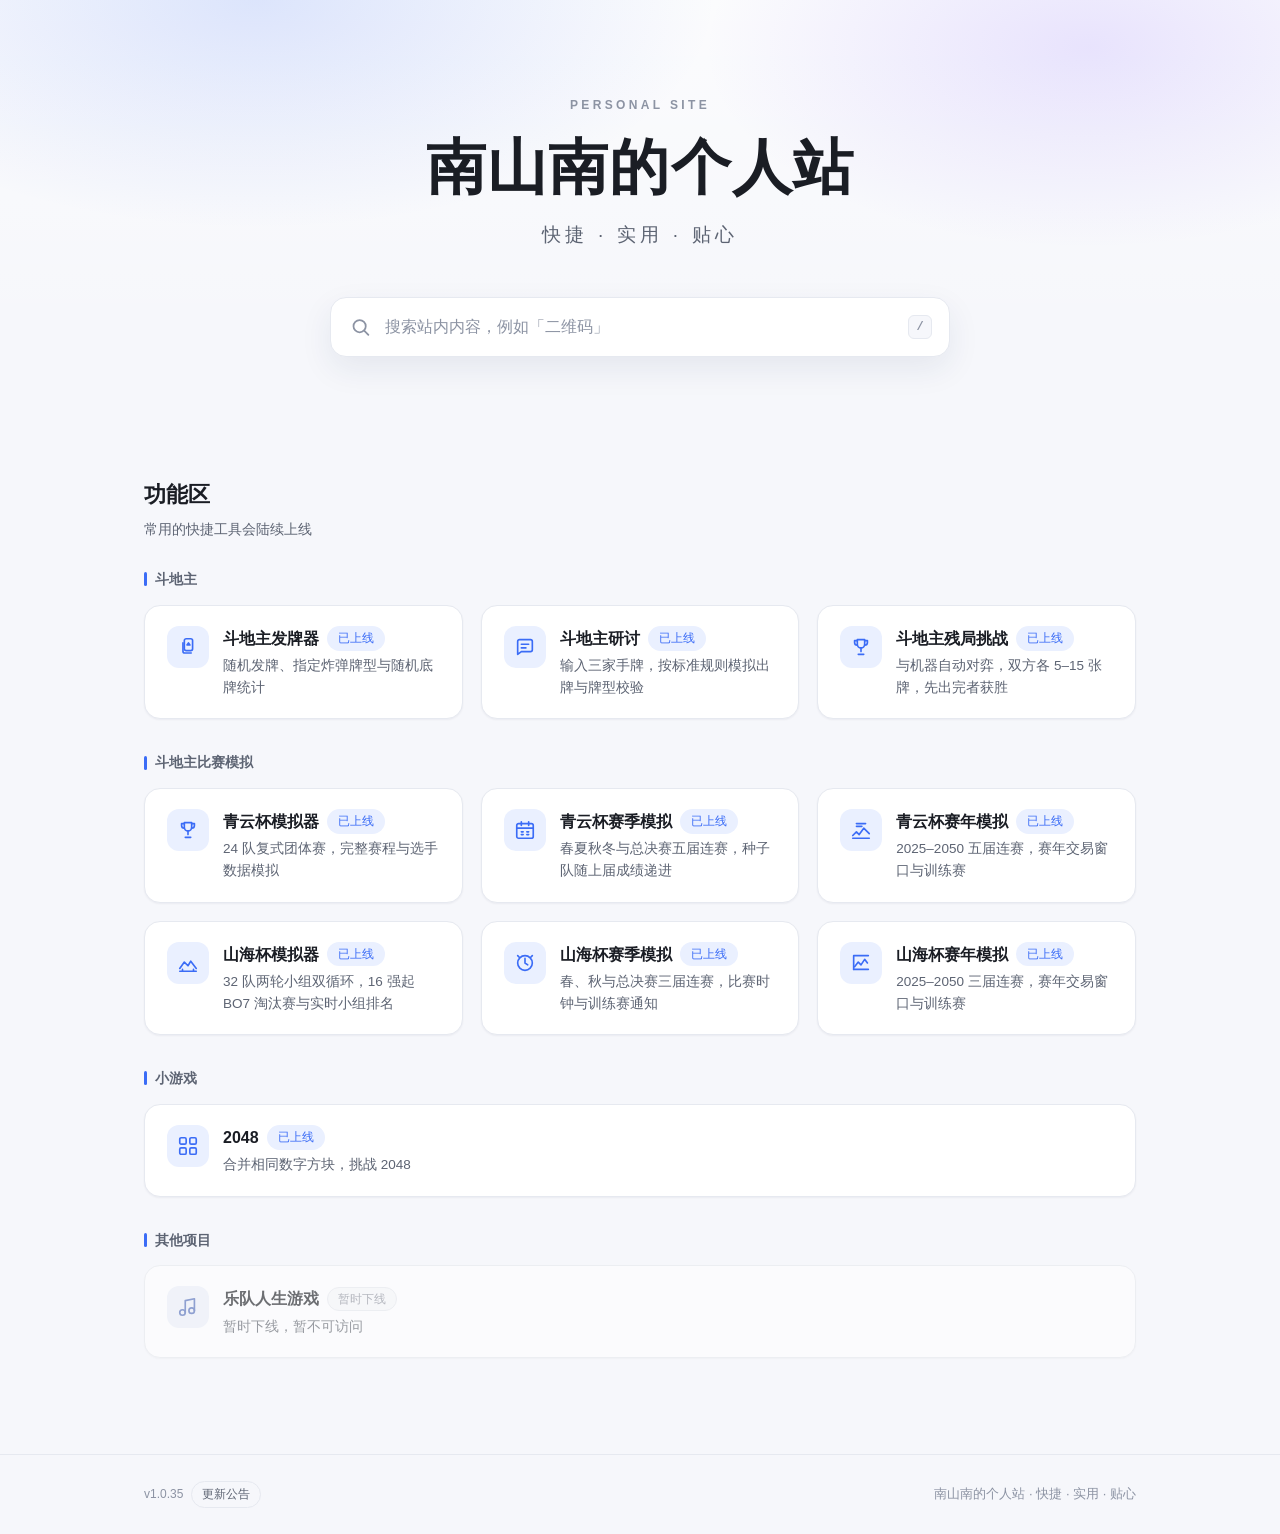
<file: index.html>
<!DOCTYPE html>
<html lang="zh-CN">
<head>
  <meta charset="UTF-8">
  <meta name="viewport" content="width=device-width, initial-scale=1.0">
  <title>南山南的个人站</title>
  <meta name="description" content="南山南的个人站 —— 快捷·实用·贴心">
  <link rel="stylesheet" href="styles.css">
</head>
<body>
  <header class="hero">
    <div class="hero-bg" aria-hidden="true"></div>
    <div class="container hero-inner">
      <p class="hero-eyebrow">PERSONAL SITE</p>
      <h1 class="hero-title">南山南的个人站</h1>
      <p class="hero-subtitle">快捷 · 实用 · 贴心</p>

      <div class="search" role="search">
        <svg class="search-icon" viewBox="0 0 24 24" fill="none" stroke="currentColor" stroke-width="2" stroke-linecap="round" aria-hidden="true">
          <circle cx="11" cy="11" r="7"></circle>
          <line x1="16.5" y1="16.5" x2="21" y2="21"></line>
        </svg>
        <input
          id="site-search"
          type="search"
          class="search-input"
          placeholder="搜索站内内容，例如「二维码」"
          autocomplete="off"
          spellcheck="false"
          role="combobox"
          aria-expanded="false"
          aria-controls="search-results"
          aria-autocomplete="list"
          aria-label="站内搜索"
        >
        <kbd class="search-kbd" aria-hidden="true">/</kbd>
        <ul id="search-results" class="search-results" role="listbox" hidden></ul>
      </div>
    </div>
  </header>

  <main>
    <section id="functions" class="container section">
      <div class="section-head">
        <h2 class="section-title">功能区</h2>
        <p class="section-desc">常用的快捷工具会陆续上线</p>
      </div>

      <div class="category">
        <h3 class="category-title">斗地主</h3>
        <div class="card-grid">
          <a class="card card-tool" href="ddz.html">
            <div class="card-icon" aria-hidden="true">
              <svg viewBox="0 0 24 24" fill="none" stroke="currentColor" stroke-width="1.8" stroke-linecap="round" stroke-linejoin="round">
                <rect x="8" y="3" width="9" height="13" rx="2"></rect>
                <path d="M6.5 7.5v9a2 2 0 0 0 2 2h7"></path>
                <path d="M12.5 7.5l1.6 2.3h-3.2z"></path>
              </svg>
            </div>
            <div class="card-body">
              <div class="card-title-row">
                <h3 class="card-title">斗地主发牌器</h3>
                <span class="card-badge is-live">已上线</span>
              </div>
              <p class="card-desc">随机发牌、指定炸弹牌型与随机底牌统计</p>
            </div>
          </a>

          <a class="card card-tool" href="ddz-study.html">
            <div class="card-icon" aria-hidden="true">
              <svg viewBox="0 0 24 24" fill="none" stroke="currentColor" stroke-width="1.8" stroke-linecap="round" stroke-linejoin="round">
                <path d="M20 15a2 2 0 0 1-2 2H8l-4 3V6a2 2 0 0 1 2-2h12a2 2 0 0 1 2 2z"></path>
                <path d="M8 9h8M8 13h5"></path>
              </svg>
            </div>
            <div class="card-body">
              <div class="card-title-row">
                <h3 class="card-title">斗地主研讨</h3>
                <span class="card-badge is-live">已上线</span>
              </div>
              <p class="card-desc">输入三家手牌，按标准规则模拟出牌与牌型校验</p>
            </div>
          </a>

          <a class="card card-tool" href="ddz-challenge.html">
            <div class="card-icon" aria-hidden="true">
              <svg viewBox="0 0 24 24" fill="none" stroke="currentColor" stroke-width="1.8" stroke-linecap="round" stroke-linejoin="round">
                <path d="M8 4h8v5a4 4 0 0 1-8 0z"></path>
                <path d="M8 5H5v2a3 3 0 0 0 3 3M16 5h3v2a3 3 0 0 1-3 3"></path>
                <path d="M12 13v4M9 20h6"></path>
              </svg>
            </div>
            <div class="card-body">
              <div class="card-title-row">
                <h3 class="card-title">斗地主残局挑战</h3>
                <span class="card-badge is-live">已上线</span>
              </div>
              <p class="card-desc">与机器自动对弈，双方各 5–15 张牌，先出完者获胜</p>
            </div>
          </a>
        </div>
      </div>

      <div class="category">
        <h3 class="category-title">斗地主比赛模拟</h3>
        <div class="card-grid">
          <a class="card card-tool" href="qingyun.html">
            <div class="card-icon" aria-hidden="true">
              <svg viewBox="0 0 24 24" fill="none" stroke="currentColor" stroke-width="1.8" stroke-linecap="round" stroke-linejoin="round">
                <path d="M8 4h8v5a4 4 0 0 1-8 0z"></path>
                <path d="M8 5H5v2a3 3 0 0 0 3 3M16 5h3v2a3 3 0 0 1-3 3"></path>
                <path d="M12 13v4M9 20h6"></path>
              </svg>
            </div>
            <div class="card-body">
              <div class="card-title-row">
                <h3 class="card-title">青云杯模拟器</h3>
                <span class="card-badge is-live">已上线</span>
              </div>
              <p class="card-desc">24 队复式团体赛，完整赛程与选手数据模拟</p>
            </div>
          </a>

          <a class="card card-tool" href="qingyun-season.html">
            <div class="card-icon" aria-hidden="true">
              <svg viewBox="0 0 24 24" fill="none" stroke="currentColor" stroke-width="1.8" stroke-linecap="round" stroke-linejoin="round">
                <rect x="3" y="5" width="18" height="16" rx="2"></rect>
                <path d="M8 3v4M16 3v4M3 10h18"></path>
                <path d="M8 14h2M14 14h2M8 17h2M14 17h2"></path>
              </svg>
            </div>
            <div class="card-body">
              <div class="card-title-row">
                <h3 class="card-title">青云杯赛季模拟</h3>
                <span class="card-badge is-live">已上线</span>
              </div>
              <p class="card-desc">春夏秋冬与总决赛五届连赛，种子队随上届成绩递进</p>
            </div>
          </a>

          <a class="card card-tool" href="qingyun-era.html">
            <div class="card-icon" aria-hidden="true">
              <svg viewBox="0 0 24 24" fill="none" stroke="currentColor" stroke-width="1.8" stroke-linecap="round" stroke-linejoin="round">
                <path d="M3 18l4-4 3 3 5-7 6 6"></path>
                <path d="M3 21h18"></path>
                <path d="M7 5h10M7 8h6"></path>
              </svg>
            </div>
            <div class="card-body">
              <div class="card-title-row">
                <h3 class="card-title">青云杯赛年模拟</h3>
                <span class="card-badge is-live">已上线</span>
              </div>
              <p class="card-desc">2025–2050 五届连赛，赛年交易窗口与训练赛</p>
            </div>
          </a>

          <a class="card card-tool" href="shanhai.html">
            <div class="card-icon" aria-hidden="true">
              <svg viewBox="0 0 24 24" fill="none" stroke="currentColor" stroke-width="1.8" stroke-linecap="round" stroke-linejoin="round">
                <path d="M3 18l5-7 4 4 3-5 6 8"></path>
                <path d="M3 21h18M6 21v-2M18 21v-2"></path>
              </svg>
            </div>
            <div class="card-body">
              <div class="card-title-row">
                <h3 class="card-title">山海杯模拟器</h3>
                <span class="card-badge is-live">已上线</span>
              </div>
              <p class="card-desc">32 队两轮小组双循环，16 强起 BO7 淘汰赛与实时小组排名</p>
            </div>
          </a>

          <a class="card card-tool" href="shanhai-season.html">
            <div class="card-icon" aria-hidden="true">
              <svg viewBox="0 0 24 24" fill="none" stroke="currentColor" stroke-width="1.8" stroke-linecap="round" stroke-linejoin="round">
                <circle cx="12" cy="12" r="8"></circle>
                <path d="M12 7v5l3 2M4 4l2 2M20 4l-2 2"></path>
              </svg>
            </div>
            <div class="card-body">
              <div class="card-title-row">
                <h3 class="card-title">山海杯赛季模拟</h3>
                <span class="card-badge is-live">已上线</span>
              </div>
              <p class="card-desc">春、秋与总决赛三届连赛，比赛时钟与训练赛通知</p>
            </div>
          </a>

          <a class="card card-tool" href="shanhai-era.html">
            <div class="card-icon" aria-hidden="true">
              <svg viewBox="0 0 24 24" fill="none" stroke="currentColor" stroke-width="1.8" stroke-linecap="round" stroke-linejoin="round">
                <path d="M4 19h16M5 16l4-5 3 3 4-6 3 4"></path>
                <path d="M4 4h16M4 4v15"></path>
              </svg>
            </div>
            <div class="card-body">
              <div class="card-title-row">
                <h3 class="card-title">山海杯赛年模拟</h3>
                <span class="card-badge is-live">已上线</span>
              </div>
              <p class="card-desc">2025–2050 三届连赛，赛年交易窗口与训练赛</p>
            </div>
          </a>
        </div>
      </div>

      <div class="category">
        <h3 class="category-title">小游戏</h3>
        <div class="card-grid">
          <a class="card card-tool" href="2048.html">
            <div class="card-icon" aria-hidden="true">
              <svg viewBox="0 0 24 24" fill="none" stroke="currentColor" stroke-width="1.8" stroke-linecap="round" stroke-linejoin="round">
                <rect x="3" y="3" width="7" height="7" rx="1.5"></rect>
                <rect x="14" y="3" width="7" height="7" rx="1.5"></rect>
                <rect x="3" y="14" width="7" height="7" rx="1.5"></rect>
                <rect x="14" y="14" width="7" height="7" rx="1.5"></rect>
              </svg>
            </div>
            <div class="card-body">
              <div class="card-title-row">
                <h3 class="card-title">2048</h3>
                <span class="card-badge is-live">已上线</span>
              </div>
              <p class="card-desc">合并相同数字方块，挑战 2048</p>
            </div>
          </a>
        </div>
      </div>

      <div class="category">
        <h3 class="category-title">其他项目</h3>
        <div class="card-grid">
          <div class="card card-tool is-disabled" aria-disabled="true" title="暂时下线">
            <div class="card-icon" aria-hidden="true">
              <svg viewBox="0 0 24 24" fill="none" stroke="currentColor" stroke-width="1.8" stroke-linecap="round" stroke-linejoin="round">
                <path d="M9 18V5l10-2v13"></path>
                <circle cx="6" cy="18" r="3"></circle>
                <circle cx="16" cy="16" r="3"></circle>
              </svg>
            </div>
            <div class="card-body">
              <div class="card-title-row">
                <h3 class="card-title">乐队人生游戏</h3>
                <span class="card-badge is-off">暂时下线</span>
              </div>
              <p class="card-desc">暂时下线，暂不可访问</p>
            </div>
          </div>
        </div>
      </div>
    </section>
  </main>

  <footer class="footer">
    <div class="container footer-inner">
      <div class="footer-meta">
        <span class="site-version" data-site-version></span>
        <button
          class="changelog-trigger"
          type="button"
          data-dialog-open="changelog"
          aria-haspopup="dialog"
          aria-controls="changelog"
        >更新公告</button>
      </div>
      <p class="footer-slogan">南山南的个人站 · 快捷 · 实用 · 贴心</p>
    </div>
  </footer>

  <div id="changelog" class="modal" role="dialog" aria-modal="true" aria-labelledby="changelog-title" hidden>
    <div class="modal-backdrop" data-close></div>
    <div class="modal-panel" role="document">
      <header class="modal-head">
        <h2 id="changelog-title" class="modal-title">更新公告</h2>
        <button class="modal-close" type="button" aria-label="关闭更新公告" data-close>
          <svg viewBox="0 0 24 24" fill="none" stroke="currentColor" stroke-width="2" stroke-linecap="round" aria-hidden="true">
            <path d="M6 6l12 12M18 6L6 18"></path>
          </svg>
        </button>
      </header>
      <div class="modal-body"></div>
    </div>
  </div>

  <script src="site.js"></script>
  <script src="app.js"></script>
</body>
</html>
</file>
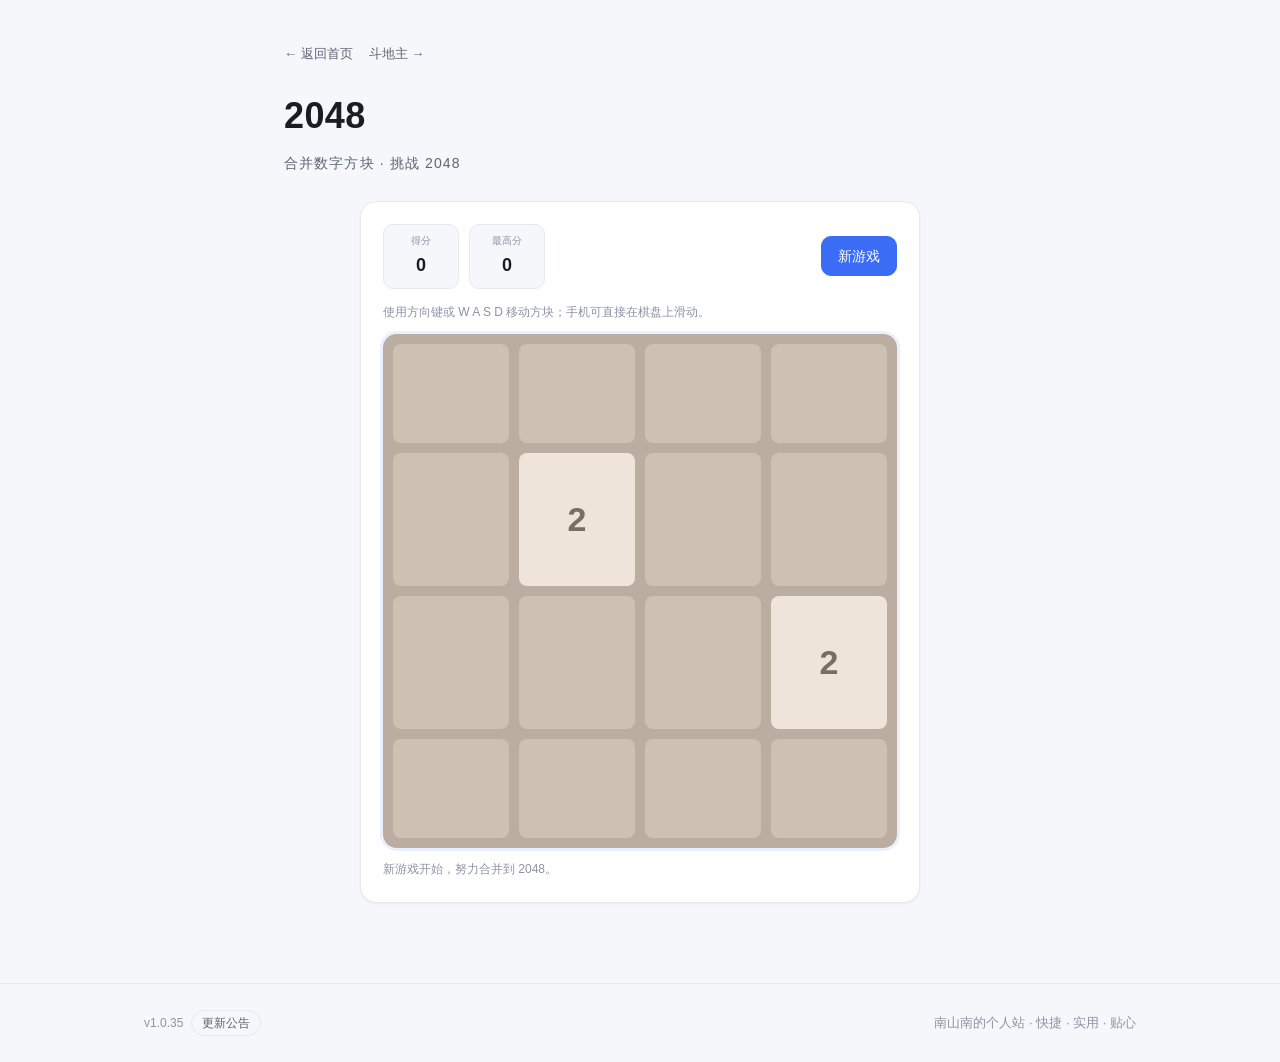
<file: 2048.html>
<!DOCTYPE html>
<html lang="zh-CN">
<head>
  <meta charset="UTF-8">
  <meta name="viewport" content="width=device-width, initial-scale=1.0">
  <title>2048 · 南山南的个人站</title>
  <meta name="description" content="2048 小游戏：合并相同数字方块，挑战 2048，支持键盘与手机滑动操作。">
  <link rel="stylesheet" href="styles.css">
</head>
<body>
  <header class="tool-hero">
    <div class="container">
      <div class="tool-links">
        <a class="back-link" href="index.html">← 返回首页</a>
        <a class="back-link" href="ddz.html">斗地主 →</a>
      </div>
      <h1 class="tool-title">2048</h1>
      <p class="tool-subtitle">合并数字方块 · 挑战 2048</p>
    </div>
  </header>

  <main class="container tool-main">
    <section class="tool-panel game2048-panel">
      <div class="game2048-head">
        <div class="game2048-scoreboard">
          <div class="game2048-score-box">
            <span>得分</span>
            <strong id="game2048-score">0</strong>
          </div>
          <div class="game2048-score-box">
            <span>最高分</span>
            <strong id="game2048-best">0</strong>
          </div>
        </div>
        <button id="game2048-new" class="btn btn-primary" type="button">新游戏</button>
      </div>

      <p class="game2048-help">使用方向键或 W A S D 移动方块；手机可直接在棋盘上滑动。</p>

      <div
        id="game2048-board"
        class="game2048-board"
        role="grid"
        aria-label="2048 棋盘"
        aria-describedby="game2048-status"
        tabindex="0"
      >
        <div id="game2048-overlay" class="game2048-overlay" hidden>
          <div class="game2048-overlay-panel">
            <strong id="game2048-overlay-title"></strong>
            <p id="game2048-overlay-text"></p>
            <div class="game2048-overlay-actions">
              <button id="game2048-continue" class="btn btn-small" type="button" hidden>继续游戏</button>
              <button id="game2048-restart" class="btn btn-small" type="button">再来一局</button>
            </div>
          </div>
        </div>
      </div>

      <p id="game2048-status" class="game2048-status" role="status" aria-live="polite">新游戏开始，努力合并到 2048。</p>
    </section>
  </main>

  <footer class="footer">
    <div class="container footer-inner">
      <div class="footer-meta">
        <span class="site-version" data-site-version></span>
        <button
          class="changelog-trigger"
          type="button"
          data-dialog-open="changelog"
          aria-haspopup="dialog"
          aria-controls="changelog"
        >更新公告</button>
      </div>
      <p class="footer-slogan">南山南的个人站 · 快捷 · 实用 · 贴心</p>
    </div>
  </footer>

  <div id="changelog" class="modal" role="dialog" aria-modal="true" aria-labelledby="changelog-title" hidden>
    <div class="modal-backdrop" data-close></div>
    <div class="modal-panel" role="document">
      <header class="modal-head">
        <h2 id="changelog-title" class="modal-title">更新公告</h2>
        <button class="modal-close" type="button" aria-label="关闭更新公告" data-close>
          <svg viewBox="0 0 24 24" fill="none" stroke="currentColor" stroke-width="2" stroke-linecap="round" aria-hidden="true">
            <path d="M6 6l12 12M18 6L6 18"></path>
          </svg>
        </button>
      </header>
      <div class="modal-body"></div>
    </div>
  </div>

  <script src="site.js"></script>
  <script src="2048.js"></script>
</body>
</html>
</file>
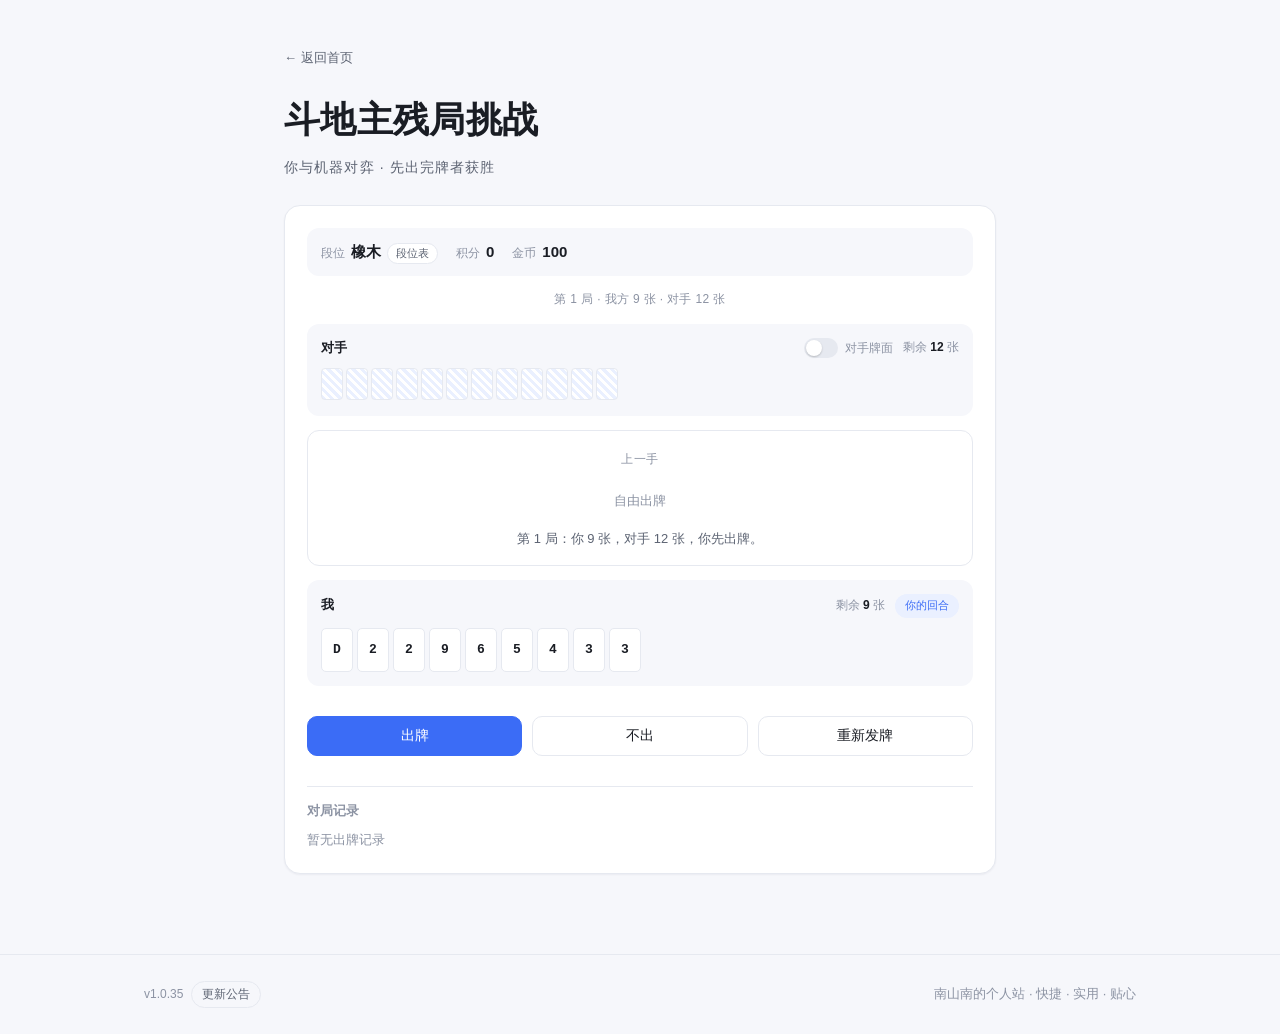
<file: ddz-challenge.html>
<!DOCTYPE html>
<html lang="zh-CN">
<head>
  <meta charset="UTF-8">
  <meta name="viewport" content="width=device-width, initial-scale=1.0">
  <title>斗地主残局挑战 · 南山南的个人站</title>
  <meta name="description" content="斗地主残局挑战：与机器自动对弈，双方各 5–15 张牌，先出完者获胜">
  <link rel="stylesheet" href="styles.css">
</head>
<body>
  <header class="tool-hero">
    <div class="container">
      <a class="back-link" href="index.html">← 返回首页</a>
      <h1 class="tool-title">斗地主残局挑战</h1>
      <p class="tool-subtitle">你与机器对弈 · 先出完牌者获胜</p>
    </div>
  </header>

  <main class="container tool-main">
    <section class="tool-panel">
      <div class="challenge-board">
        <section class="challenge-profile">
          <div class="profile-item">
            <span class="profile-label">段位</span>
            <strong id="rank-name" class="profile-value">橡木</strong>
            <button class="mini-btn" type="button" data-dialog-open="rank-modal">段位表</button>
          </div>
          <div class="profile-item">
            <span class="profile-label">积分</span>
            <strong id="points-value" class="profile-value">0</strong>
          </div>
          <div class="profile-item">
            <span class="profile-label">金币</span>
            <strong id="coins-value" class="profile-value">100</strong>
            <button id="claim-coins" class="mini-btn" type="button" hidden>+20 金币</button>
          </div>
        </section>

        <p class="challenge-round">第 <span id="round-num">1</span> 局 · 我方 <span id="round-my">0</span> 张 · 对手 <span id="round-opp">0</span> 张</p>

        <section class="challenge-side">
          <div class="player-info">
            <span class="player-name">对手</span>
            <span class="player-meta">
              <label class="switch">
                <input id="opponent-visible" class="switch-input" type="checkbox">
                <span class="switch-track" aria-hidden="true"></span>
                <span class="switch-text">对手牌面</span>
              </label>
              <span class="player-count">剩余 <strong id="opponent-count">0</strong> 张</span>
            </span>
          </div>
          <div id="opponent-cards" class="opponent-cards"></div>
        </section>

        <section class="challenge-table">
          <span class="table-label">上一手</span>
          <div id="last-play" class="table-cards">
            <span class="table-empty">自由出牌</span>
          </div>
          <p id="challenge-tip" class="study-tip" role="status"></p>
        </section>

        <section class="challenge-side">
          <div class="player-info">
            <span class="player-name">我</span>
            <span class="player-meta">
              <span class="player-count">剩余 <strong id="my-count">0</strong> 张</span>
              <span id="turn-badge" class="turn-badge"></span>
            </span>
          </div>
          <div id="my-cards" class="seat-cards"></div>
        </section>

        <div class="study-actions challenge-actions">
          <button id="challenge-play" class="btn btn-primary" type="button">出牌</button>
          <button id="challenge-pass" class="btn" type="button">不出</button>
          <button id="challenge-new" class="btn" type="button">重新发牌</button>
        </div>

        <section class="study-record">
          <h4 class="record-title">对局记录</h4>
          <div id="challenge-record" class="record-list"></div>
        </section>
      </div>
    </section>
  </main>

  <footer class="footer">
    <div class="container footer-inner">
      <div class="footer-meta">
        <span class="site-version" data-site-version></span>
        <button
          class="changelog-trigger"
          type="button"
          data-dialog-open="changelog"
          aria-haspopup="dialog"
          aria-controls="changelog"
        >更新公告</button>
      </div>
      <p class="footer-slogan">南山南的个人站 · 快捷 · 实用 · 贴心</p>
    </div>
  </footer>

  <div id="changelog" class="modal" role="dialog" aria-modal="true" aria-labelledby="changelog-title" hidden>
    <div class="modal-backdrop" data-close></div>
    <div class="modal-panel" role="document">
      <header class="modal-head">
        <h2 id="changelog-title" class="modal-title">更新公告</h2>
        <button class="modal-close" type="button" aria-label="关闭更新公告" data-close>
          <svg viewBox="0 0 24 24" fill="none" stroke="currentColor" stroke-width="2" stroke-linecap="round" aria-hidden="true">
            <path d="M6 6l12 12M18 6L6 18"></path>
          </svg>
        </button>
      </header>
      <div class="modal-body"></div>
    </div>
  </div>

  <div id="rank-modal" class="modal" role="dialog" aria-modal="true" aria-labelledby="rank-title" hidden>
    <div class="modal-backdrop" data-close></div>
    <div class="modal-panel" role="document">
      <header class="modal-head">
        <h2 id="rank-title" class="modal-title">段位表</h2>
        <button class="modal-close" type="button" aria-label="关闭段位表" data-close>
          <svg viewBox="0 0 24 24" fill="none" stroke="currentColor" stroke-width="2" stroke-linecap="round" aria-hidden="true">
            <path d="M6 6l12 12M18 6L6 18"></path>
          </svg>
        </button>
      </header>
      <div class="modal-body">
        <table class="rank-table">
          <thead>
            <tr><th>段位</th><th>积分区间</th></tr>
          </thead>
          <tbody id="rank-tbody"></tbody>
        </table>
        <p class="rank-note">段位由积分自动计算，积分可以为负数。</p>
      </div>
    </div>
  </div>

  <script src="site.js"></script>
  <script src="ddz-rules.js"></script>
  <script src="ddz-challenge.js"></script>
</body>
</html>
</file>
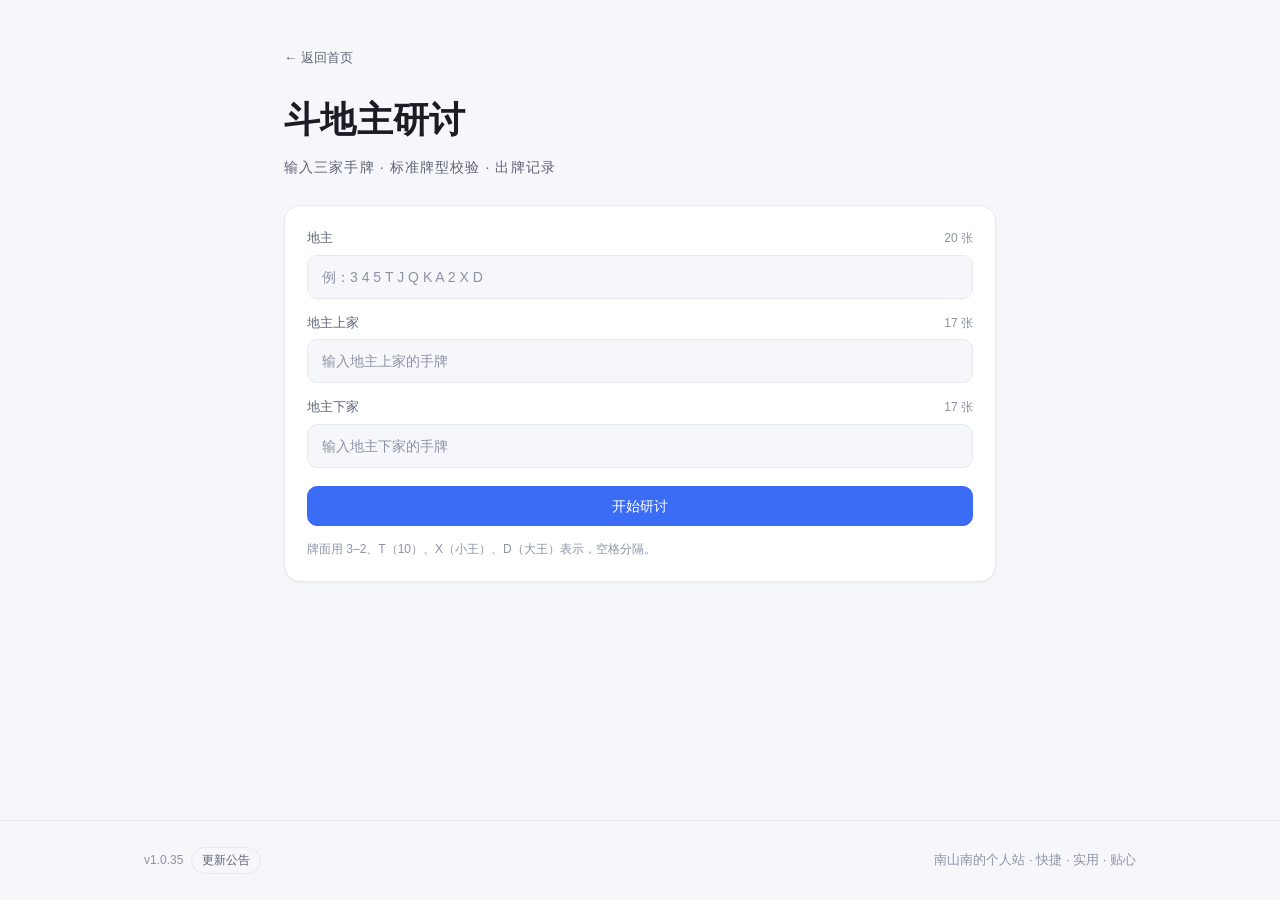
<file: ddz-study.html>
<!DOCTYPE html>
<html lang="zh-CN">
<head>
  <meta charset="UTF-8">
  <meta name="viewport" content="width=device-width, initial-scale=1.0">
  <title>斗地主研讨 · 南山南的个人站</title>
  <meta name="description" content="斗地主研讨：输入三家手牌，按标准规则模拟出牌、校验牌型并记录过程">
  <link rel="stylesheet" href="styles.css">
</head>
<body>
  <header class="tool-hero">
    <div class="container">
      <a class="back-link" href="index.html">← 返回首页</a>
      <h1 class="tool-title">斗地主研讨</h1>
      <p class="tool-subtitle">输入三家手牌 · 标准牌型校验 · 出牌记录</p>
    </div>
  </header>

  <main class="container tool-main">
    <section class="tool-panel">
      <div id="setup" class="study-setup">
        <div class="field">
          <label class="field-label" for="lord">地主<span class="field-count">20 张</span></label>
          <input id="lord" class="field-input" type="text" placeholder="例：3 4 5 T J Q K A 2 X D" autocomplete="off" spellcheck="false">
        </div>
        <div class="field">
          <label class="field-label" for="player1">地主上家<span class="field-count">17 张</span></label>
          <input id="player1" class="field-input" type="text" placeholder="输入地主上家的手牌" autocomplete="off" spellcheck="false">
        </div>
        <div class="field">
          <label class="field-label" for="player2">地主下家<span class="field-count">17 张</span></label>
          <input id="player2" class="field-input" type="text" placeholder="输入地主下家的手牌" autocomplete="off" spellcheck="false">
        </div>
        <button id="start-btn" class="btn btn-primary btn-block" type="button">开始研讨</button>
        <p class="field-hint">牌面用 3–2、T（10）、X（小王）、D（大王）表示，空格分隔。</p>
        <p id="setup-tip" class="setup-tip" role="status"></p>
      </div>

      <div id="game" class="study-game" hidden>
        <div class="study-seats">
          <section id="seat1" class="seat">
            <header class="seat-head">
              <h4 class="seat-name">地主上家</h4>
              <span class="seat-count">剩余 <span id="count1">0</span> 张</span>
            </header>
            <div id="cards1" class="seat-cards"></div>
          </section>

          <section id="seat2" class="seat">
            <header class="seat-head">
              <h4 class="seat-name">地主下家</h4>
              <span class="seat-count">剩余 <span id="count2">0</span> 张</span>
            </header>
            <div id="cards2" class="seat-cards"></div>
          </section>
        </div>

        <section id="seatLord" class="seat seat-lord">
          <header class="seat-head">
            <h4 class="seat-name">地主</h4>
            <span class="seat-count">剩余 <span id="countLord">0</span> 张</span>
          </header>
          <div id="cardsLord" class="seat-cards"></div>
        </section>

        <div class="study-actions">
          <button id="play-btn" class="btn btn-primary" type="button">出牌</button>
          <button id="pass-btn" class="btn" type="button">不出</button>
        </div>

        <p id="tip" class="study-tip" role="status"></p>

        <section class="study-record">
          <h4 class="record-title">出牌记录</h4>
          <div id="record" class="record-list"></div>
        </section>
      </div>
    </section>
  </main>

  <footer class="footer">
    <div class="container footer-inner">
      <div class="footer-meta">
        <span class="site-version" data-site-version></span>
        <button
          class="changelog-trigger"
          type="button"
          data-dialog-open="changelog"
          aria-haspopup="dialog"
          aria-controls="changelog"
        >更新公告</button>
      </div>
      <p class="footer-slogan">南山南的个人站 · 快捷 · 实用 · 贴心</p>
    </div>
  </footer>

  <div id="changelog" class="modal" role="dialog" aria-modal="true" aria-labelledby="changelog-title" hidden>
    <div class="modal-backdrop" data-close></div>
    <div class="modal-panel" role="document">
      <header class="modal-head">
        <h2 id="changelog-title" class="modal-title">更新公告</h2>
        <button class="modal-close" type="button" aria-label="关闭更新公告" data-close>
          <svg viewBox="0 0 24 24" fill="none" stroke="currentColor" stroke-width="2" stroke-linecap="round" aria-hidden="true">
            <path d="M6 6l12 12M18 6L6 18"></path>
          </svg>
        </button>
      </header>
      <div class="modal-body"></div>
    </div>
  </div>

  <script src="site.js"></script>
  <script src="ddz-rules.js"></script>
  <script src="ddz-study.js"></script>
</body>
</html>
</file>
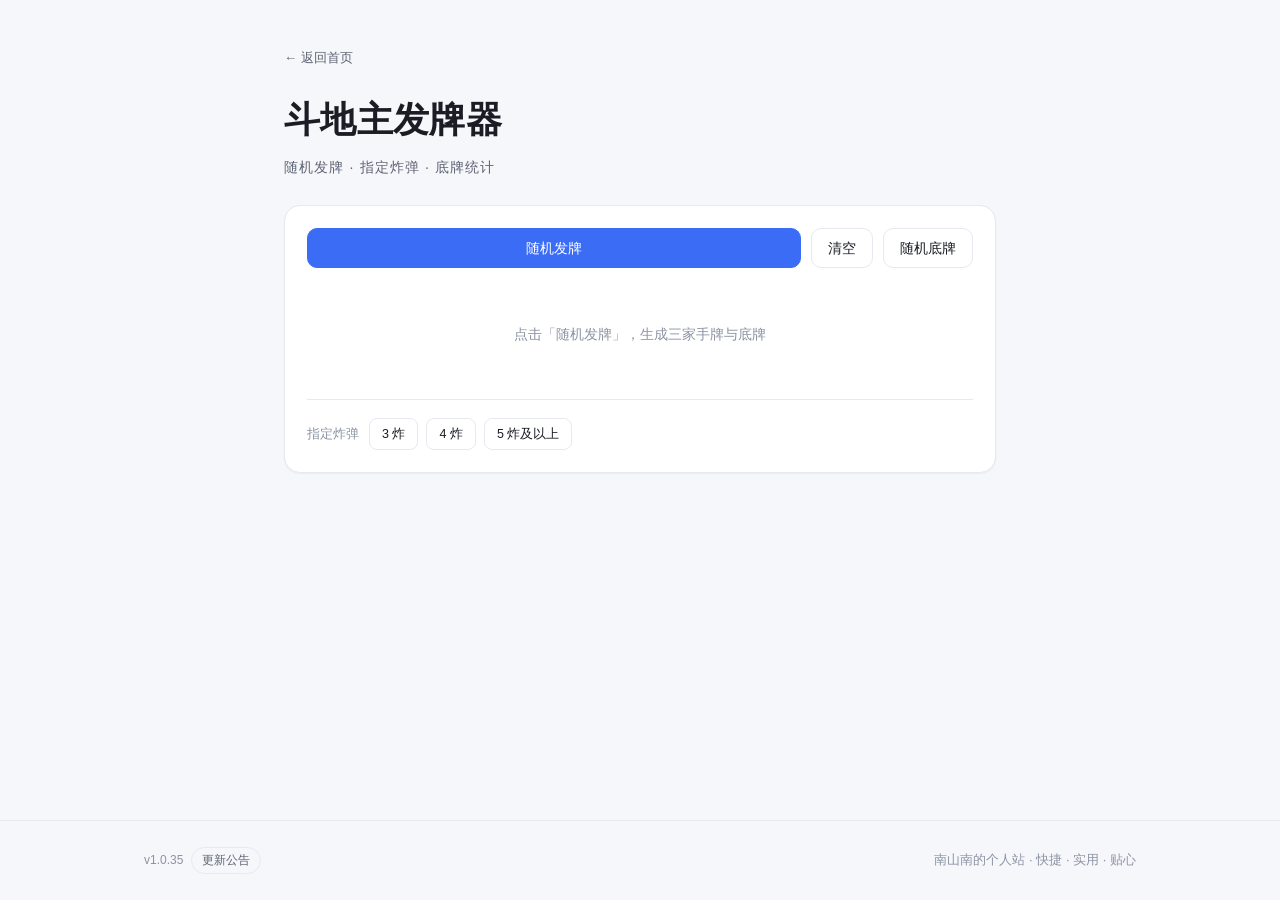
<file: ddz.html>
<!DOCTYPE html>
<html lang="zh-CN">
<head>
  <meta charset="UTF-8">
  <meta name="viewport" content="width=device-width, initial-scale=1.0">
  <title>斗地主发牌器 · 南山南的个人站</title>
  <meta name="description" content="斗地主发牌器：随机发牌、指定炸弹牌型、随机底牌概率统计">
  <link rel="stylesheet" href="styles.css">
</head>
<body>
  <header class="tool-hero">
    <div class="container">
      <a class="back-link" href="index.html">← 返回首页</a>
      <h1 class="tool-title">斗地主发牌器</h1>
      <p class="tool-subtitle">随机发牌 · 指定炸弹 · 底牌统计</p>
    </div>
  </header>

  <main class="container tool-main">
    <section class="tool-panel">
      <div class="tool-actions">
        <button id="deal-btn" class="btn btn-primary" type="button">随机发牌</button>
        <button id="clear-btn" class="btn" type="button">清空</button>
        <button class="btn" type="button" data-dialog-open="bottom-modal">随机底牌</button>
      </div>

      <div id="hands" class="hands" aria-live="polite">
        <p class="hands-empty">点击「随机发牌」，生成三家手牌与底牌</p>
      </div>

      <div class="bomb-row">
        <span class="bomb-label">指定炸弹</span>
        <button class="btn btn-small" type="button" data-bomb="3">3 炸</button>
        <button class="btn btn-small" type="button" data-bomb="4">4 炸</button>
        <button class="btn btn-small" type="button" data-bomb="5">5 炸及以上</button>
      </div>

      <div id="stat" class="tool-stat" hidden></div>
    </section>
  </main>

  <footer class="footer">
    <div class="container footer-inner">
      <div class="footer-meta">
        <span class="site-version" data-site-version></span>
        <button
          class="changelog-trigger"
          type="button"
          data-dialog-open="changelog"
          aria-haspopup="dialog"
          aria-controls="changelog"
        >更新公告</button>
      </div>
      <p class="footer-slogan">南山南的个人站 · 快捷 · 实用 · 贴心</p>
    </div>
  </footer>

  <div id="bottom-modal" class="modal" role="dialog" aria-modal="true" aria-labelledby="bottom-title" hidden>
    <div class="modal-backdrop" data-close></div>
    <div class="modal-panel" role="document">
      <header class="modal-head">
        <h2 id="bottom-title" class="modal-title">随机底牌统计</h2>
        <button class="modal-close" type="button" aria-label="关闭底牌统计" data-close>
          <svg viewBox="0 0 24 24" fill="none" stroke="currentColor" stroke-width="2" stroke-linecap="round" aria-hidden="true">
            <path d="M6 6l12 12M18 6L6 18"></path>
          </svg>
        </button>
      </header>
      <div class="modal-body">
        <div class="bottom-actions">
          <button class="btn btn-small" type="button" data-bottom="1">随机 1 次</button>
          <button class="btn btn-small" type="button" data-bottom="10">随机 10 次</button>
          <button class="btn btn-small" type="button" data-bottom="100">随机 100 次</button>
          <button class="btn btn-small" type="button" data-bottom="1000">随机 1000 次</button>
        </div>
        <p id="bottom-hint" class="bottom-summary">选择抽样次数，统计每张底牌出现频率与特殊牌型。</p>
        <div id="bottom-result" aria-live="polite"></div>
      </div>
    </div>
  </div>

  <div id="changelog" class="modal" role="dialog" aria-modal="true" aria-labelledby="changelog-title" hidden>
    <div class="modal-backdrop" data-close></div>
    <div class="modal-panel" role="document">
      <header class="modal-head">
        <h2 id="changelog-title" class="modal-title">更新公告</h2>
        <button class="modal-close" type="button" aria-label="关闭更新公告" data-close>
          <svg viewBox="0 0 24 24" fill="none" stroke="currentColor" stroke-width="2" stroke-linecap="round" aria-hidden="true">
            <path d="M6 6l12 12M18 6L6 18"></path>
          </svg>
        </button>
      </header>
      <div class="modal-body"></div>
    </div>
  </div>

  <script src="site.js"></script>
  <script src="ddz.js"></script>
</body>
</html>
</file>
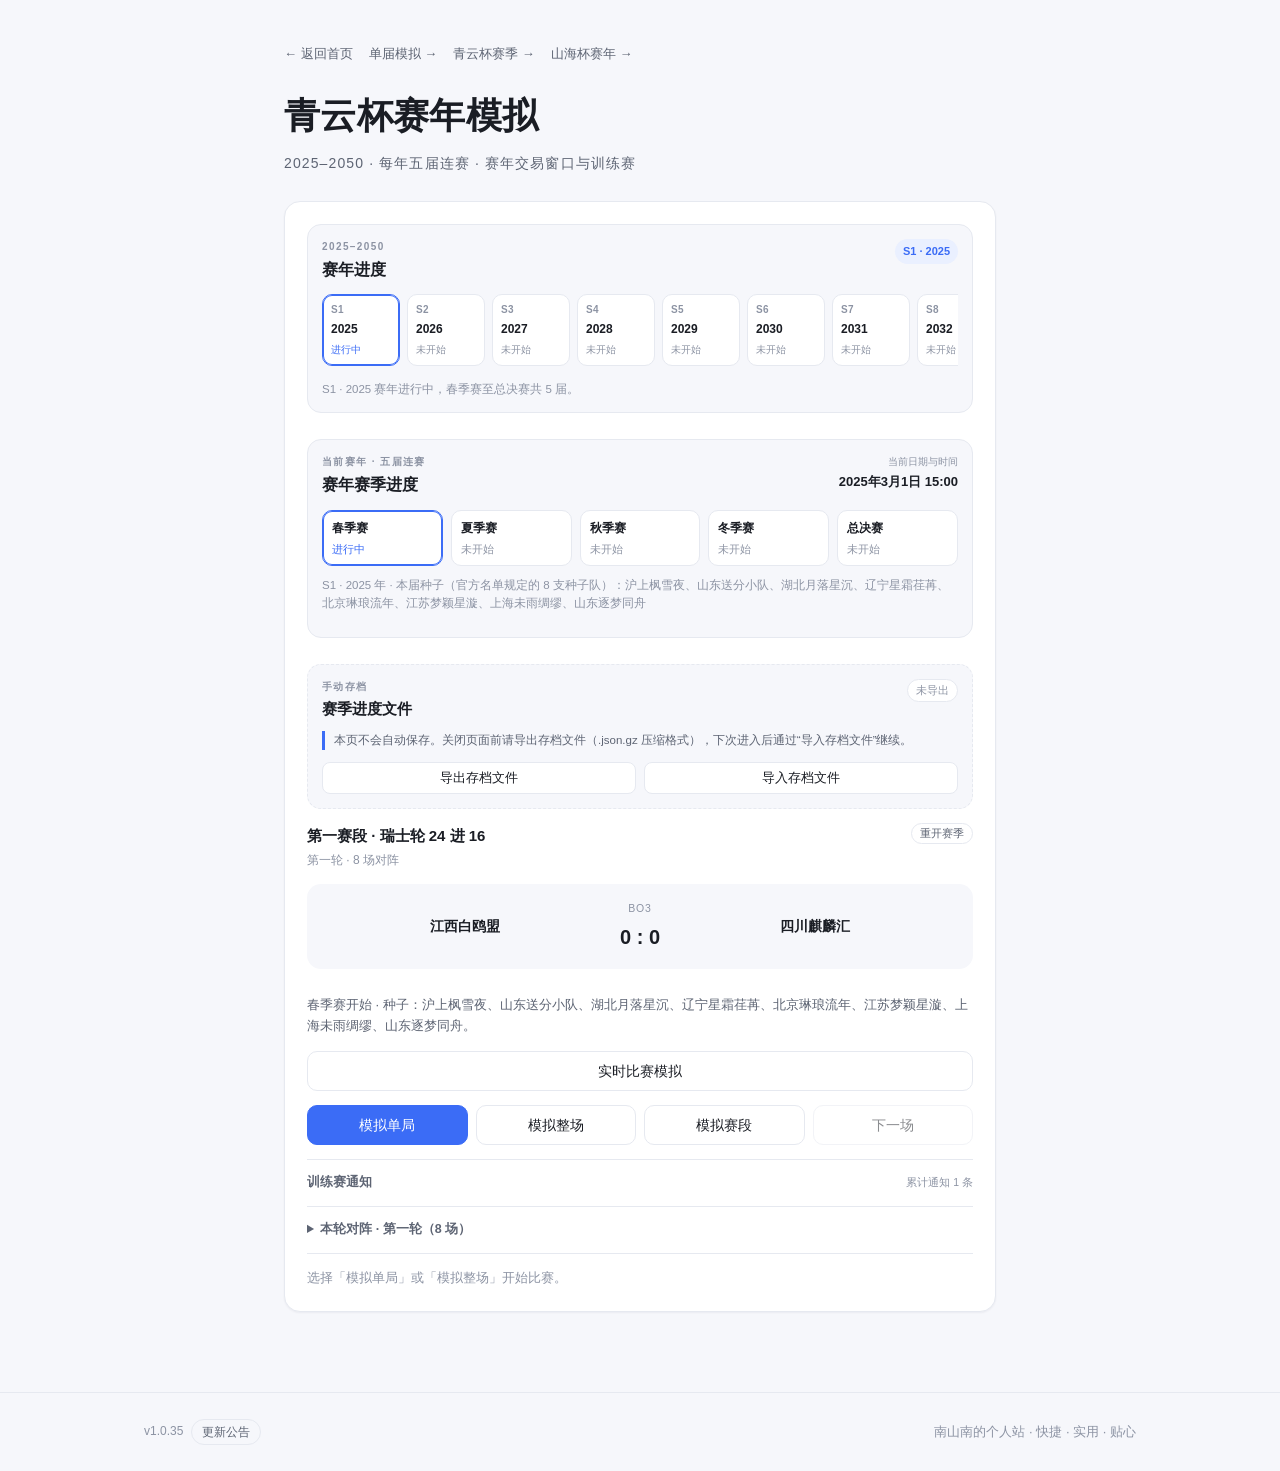
<file: qingyun-era.html>
<!DOCTYPE html>
<html lang="zh-CN">
<head>
  <meta charset="UTF-8">
  <meta name="viewport" content="width=device-width, initial-scale=1.0">
  <title>青云杯赛年模拟 · 南山南的个人站</title>
  <meta name="description" content="青云杯赛年模拟：从 2025 到 2050，每年春夏秋冬与总决赛五届连赛，赛年间包含交易窗口与训练赛">
  <link rel="stylesheet" href="styles.css">
</head>
<body data-game="qingyun" data-season="true" data-era="true">
  <header class="tool-hero">
    <div class="container">
      <div class="tool-links">
        <a class="back-link" href="index.html">← 返回首页</a>
        <a class="back-link" href="qingyun.html">单届模拟 →</a>
        <a class="back-link" href="qingyun-season.html">青云杯赛季 →</a>
        <a class="back-link" href="shanhai-era.html">山海杯赛年 →</a>
      </div>
      <h1 class="tool-title">青云杯赛年模拟</h1>
      <p class="tool-subtitle">2025–2050 · 每年五届连赛 · 赛年交易窗口与训练赛</p>
    </div>
  </header>

  <main class="container tool-main">
    <section class="tool-panel qy-panel">
      <section id="era-bar" class="qy-era-bar">
        <div class="qy-era-head">
          <div>
            <p class="qy-season-kicker">2025–2050</p>
            <h2 class="qy-era-title">赛年进度</h2>
          </div>
          <strong id="era-current" class="qy-era-current">S1 · 2025</strong>
        </div>
        <ol id="era-years" class="qy-era-years"></ol>
        <p id="era-note" class="qy-season-note"></p>
      </section>

      <section id="qy-season-bar" class="qy-season-bar">
        <div class="qy-season-head">
          <div>
            <p class="qy-season-kicker">当前赛年 · 五届连赛</p>
            <h2 class="qy-season-title">赛年赛季进度</h2>
          </div>
          <div class="sh-clock-wrap">
            <span class="sh-clock-label">当前日期与时间</span>
            <strong id="qy-clock" class="sh-clock">—</strong>
          </div>
        </div>
        <ol id="qy-season-events" class="qy-season-events"></ol>
        <p id="qy-season-seed-note" class="qy-season-note"></p>
        <div class="sh-season-actions">
          <button id="qy-advance" class="btn btn-small" type="button" hidden>推进到下一届</button>
          <button id="qy-season-summary" class="mini-btn" type="button" hidden>赛季汇总</button>
        </div>
      </section>

      <section class="qy-save-panel" aria-labelledby="qy-save-title">
        <div class="qy-save-head">
          <div>
            <p class="qy-save-kicker">手动存档</p>
            <h3 id="qy-save-title" class="qy-save-title">赛季进度文件</h3>
          </div>
          <span id="qy-save-status" class="qy-save-status" aria-live="polite">未导出</span>
        </div>
        <p class="qy-save-note">本页不会自动保存。关闭页面前请导出存档文件（.json.gz 压缩格式），下次进入后通过“导入存档文件”继续。</p>
        <div class="qy-save-actions">
          <button id="qy-save-export" class="btn btn-small" type="button">导出存档文件</button>
          <button id="qy-save-import" class="btn btn-small" type="button">导入存档文件</button>
          <input id="qy-save-file" type="file" accept=".json,.json.gz,application/json,application/gzip" hidden>
        </div>
      </section>

      <div class="qy-sandbox-bar" hidden>
        <label class="switch">
          <input id="qy-sandbox-toggle" class="switch-input" type="checkbox">
          <span class="switch-track" aria-hidden="true"></span>
          <span class="switch-text">沙盒模式</span>
        </label>
        <span id="qy-sandbox-status" class="qy-sandbox-status"></span>
        <button id="qy-sandbox-edit" class="mini-btn" type="button" hidden>编辑名单</button>
      </div>

      <div class="qy-status">
        <div>
          <span id="qy-stage" class="qy-stage">准备中</span>
          <p id="qy-round" class="qy-round-text"></p>
        </div>
        <div class="qy-status-actions">
          <button id="qy-summary" class="mini-btn" type="button" hidden>汇总</button>
          <button id="qy-restart" class="mini-btn" type="button">重新开始</button>
        </div>
      </div>

      <div class="qy-match">
        <div class="qy-team">
          <span id="qy-team-a" class="qy-team-name">—</span>
          <span id="qy-team-a-seed" class="qy-seed" hidden>种子</span>
        </div>
        <div class="qy-vs">
          <span id="qy-format" class="qy-format">BO3</span>
          <strong id="qy-score" class="qy-score">0 : 0</strong>
        </div>
        <div class="qy-team">
          <span id="qy-team-b" class="qy-team-name">—</span>
          <span id="qy-team-b-seed" class="qy-seed" hidden>种子</span>
        </div>
      </div>

      <p id="qy-tip" class="study-tip" role="status"></p>

      <div class="qy-realtime-row">
        <button id="qy-realtime" class="btn" type="button">实时比赛模拟</button>
      </div>

      <section id="qy-sandbox-editor" class="qy-sandbox-editor" hidden>
        <div class="qy-sb-head">
          <div>
            <h3 class="qy-sb-title">沙盒名单</h3>
            <p id="qy-sb-summary" class="qy-sb-summary"></p>
          </div>
          <button id="qy-sb-add-team" class="mini-btn" type="button">新增战队</button>
        </div>
        <div id="qy-sb-teams" class="qy-sb-teams"></div>
        <p id="qy-sb-tip" class="setup-tip" role="status"></p>
        <div class="qy-sb-actions">
          <button id="qy-sb-cancel" class="btn" type="button">取消</button>
          <button id="qy-sb-apply" class="btn btn-primary" type="button">应用并重新开始</button>
        </div>
      </section>

      <div class="qy-actions">
        <button id="qy-single" class="btn btn-primary" type="button">模拟单局</button>
        <button id="qy-whole" class="btn" type="button">模拟整场</button>
        <button id="qy-sim-stage" class="btn" type="button">模拟赛段</button>
        <button id="qy-next" class="btn" type="button">下一场</button>
      </div>

      <details id="qy-notices-details" class="qy-rounds sh-notices-details">
        <summary>训练赛通知 <span id="qy-notice-summary" class="sh-notice-summary"></span></summary>
        <div id="qy-notice-list" class="sh-notice-list" aria-live="polite"></div>
      </details>

      <details class="qy-rounds">
        <summary id="qy-round-summary">本轮对阵</summary>
        <div id="qy-round-list" class="qy-round-list"></div>
      </details>

      <section class="qy-result">
        <div id="qy-result-body">
          <p class="qy-empty">选择「模拟单局」或「模拟整场」开始比赛。</p>
        </div>
      </section>
    </section>
  </main>

  <footer class="footer">
    <div class="container footer-inner">
      <div class="footer-meta">
        <span class="site-version" data-site-version></span>
        <button
          class="changelog-trigger"
          type="button"
          data-dialog-open="changelog"
          aria-haspopup="dialog"
          aria-controls="changelog"
        >更新公告</button>
      </div>
      <p class="footer-slogan">南山南的个人站 · 快捷 · 实用 · 贴心</p>
    </div>
  </footer>

  <div id="summary-modal" class="modal" role="dialog" aria-modal="true" aria-labelledby="summary-title" hidden>
    <div class="modal-backdrop" data-close></div>
    <div class="modal-panel" role="document">
      <header class="modal-head">
        <h2 id="summary-title" class="modal-title">汇总</h2>
        <button class="modal-close" type="button" aria-label="关闭汇总" data-close>
          <svg viewBox="0 0 24 24" fill="none" stroke="currentColor" stroke-width="2" stroke-linecap="round" aria-hidden="true">
            <path d="M6 6l12 12M18 6L6 18"></path>
          </svg>
        </button>
      </header>
      <div id="summary-body" class="modal-body"></div>
      <div class="modal-foot">
        <button id="summary-action" class="btn btn-primary" type="button">继续</button>
      </div>
    </div>
  </div>

  <div id="restart-modal" class="modal" role="dialog" aria-modal="true" aria-labelledby="restart-title" hidden>
    <div class="modal-backdrop" data-close></div>
    <div class="modal-panel" role="document">
      <header class="modal-head">
        <h2 id="restart-title" class="modal-title">重新开始赛季</h2>
        <button class="modal-close" type="button" aria-label="关闭" data-close>
          <svg viewBox="0 0 24 24" fill="none" stroke="currentColor" stroke-width="2" stroke-linecap="round" aria-hidden="true">
            <path d="M6 6l12 12M18 6L6 18"></path>
          </svg>
        </button>
      </header>
      <div class="modal-body">
        <p class="modal-text">当前赛季的进度和统计数据会被清空，确定重新开始吗？</p>
      </div>
      <div class="modal-foot">
        <button class="btn" type="button" data-close>取消</button>
        <button id="restart-confirm" class="btn btn-primary" type="button">重新开始</button>
      </div>
    </div>
  </div>

  <div id="realtime-modal" class="modal" role="dialog" aria-modal="true" aria-labelledby="rt-title" hidden>
    <div class="modal-backdrop" data-close></div>
    <div class="modal-panel is-wide rt-panel" role="document">
      <header class="modal-head">
        <h2 id="rt-title" class="modal-title">实时比赛模拟</h2>
        <button id="rt-close" class="modal-close" type="button" aria-label="退出实时模拟" data-close>
          <svg viewBox="0 0 24 24" fill="none" stroke="currentColor" stroke-width="2" stroke-linecap="round" aria-hidden="true">
            <path d="M6 6l12 12M18 6L6 18"></path>
          </svg>
        </button>
      </header>
      <div class="modal-body">
        <div class="rt-top">
          <div class="rt-tabs">
            <button class="rt-tab is-active" type="button" data-rt-table="0">A桌</button>
            <button class="rt-tab" type="button" data-rt-table="1">B桌</button>
          </div>
          <span id="rt-score" class="rt-score"></span>
        </div>
        <div id="rt-notice" class="rt-notice" hidden></div>
        <div id="rt-table-view" class="rt-table-view"></div>
        <div class="rt-controls">
          <button id="rt-fast-board" class="btn btn-small" type="button">快进当前副</button>
          <button id="rt-fast-game" class="btn btn-small" type="button">快进当前局</button>
        </div>
        <div id="rt-log" class="rt-log" aria-live="polite"></div>
        <div id="rt-result" class="rt-result" hidden></div>
      </div>
    </div>
  </div>

  <div id="changelog" class="modal" role="dialog" aria-modal="true" aria-labelledby="changelog-title" hidden>
    <div class="modal-backdrop" data-close></div>
    <div class="modal-panel" role="document">
      <header class="modal-head">
        <h2 id="changelog-title" class="modal-title">更新公告</h2>
        <button class="modal-close" type="button" aria-label="关闭更新公告" data-close>
          <svg viewBox="0 0 24 24" fill="none" stroke="currentColor" stroke-width="2" stroke-linecap="round" aria-hidden="true">
            <path d="M6 6l12 12M18 6L6 18"></path>
          </svg>
        </button>
      </header>
      <div class="modal-body"></div>
    </div>
  </div>

  <script src="site.js"></script>
  <script src="ddz-rules.js"></script>
  <script src="qingyun-data.js"></script>
  <script src="season-save.js"></script>
  <script src="qingyun.js"></script>
</body>
</html>
</file>
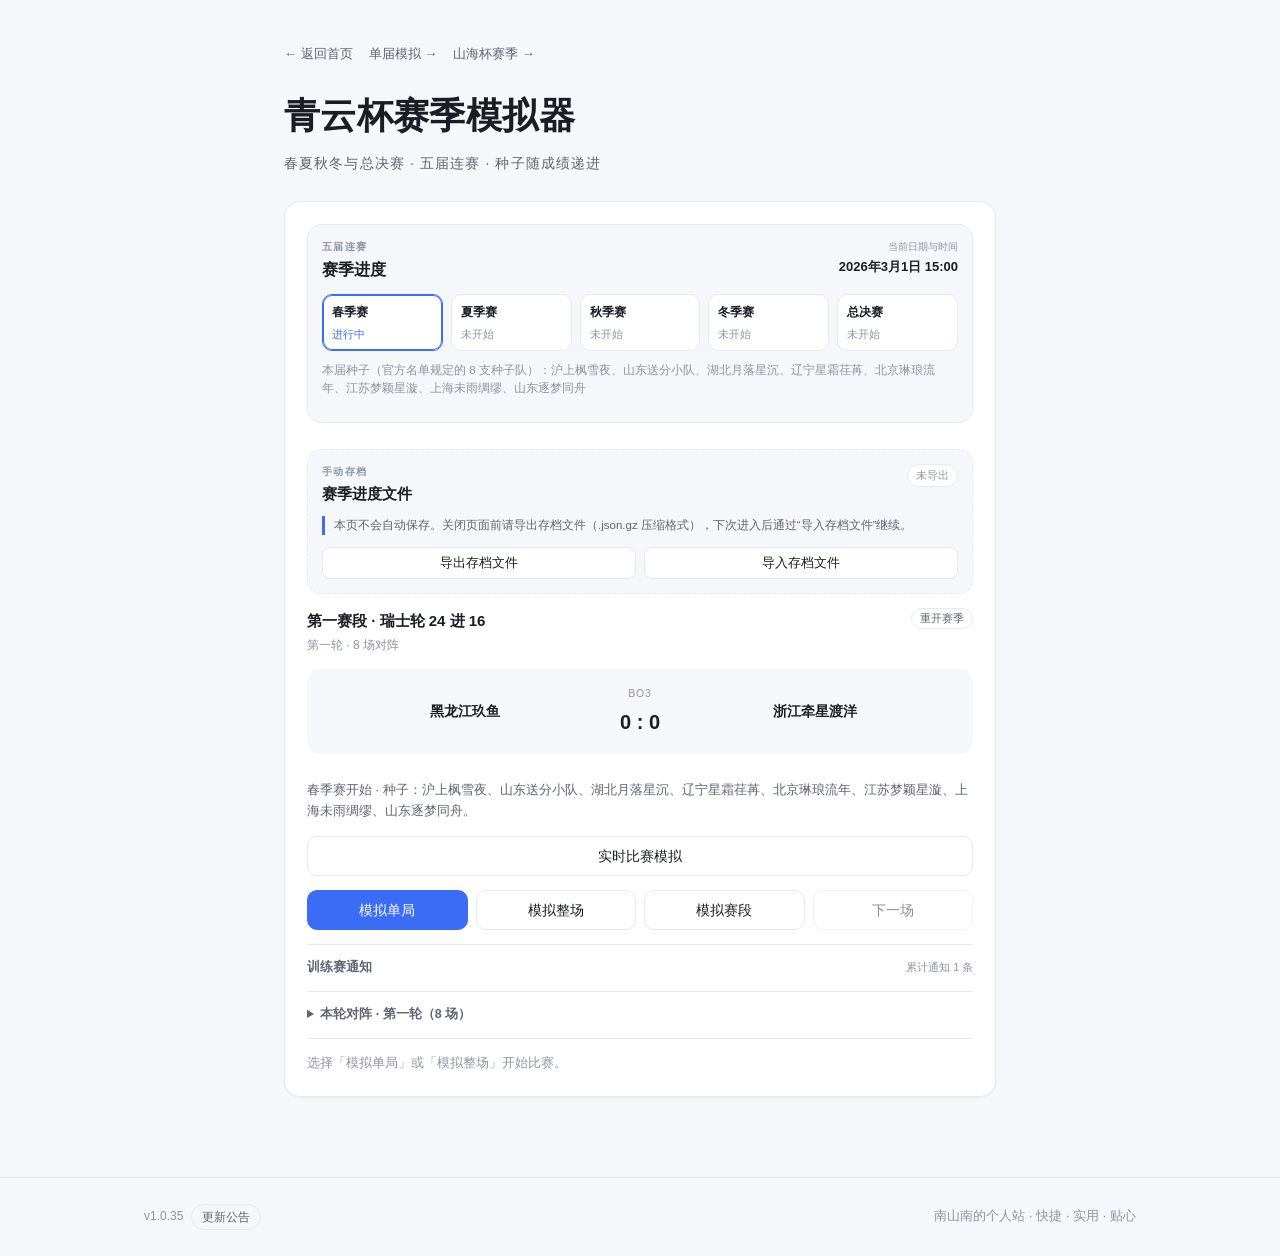
<file: qingyun-season.html>
<!DOCTYPE html>
<html lang="zh-CN">
<head>
  <meta charset="UTF-8">
  <meta name="viewport" content="width=device-width, initial-scale=1.0">
  <title>青云杯赛季模拟器 · 南山南的个人站</title>
  <meta name="description" content="青云杯赛季模拟器：春夏秋冬与总决赛五届连赛，种子队随上届成绩递进">
  <link rel="stylesheet" href="styles.css">
</head>
<body>
  <header class="tool-hero">
    <div class="container">
      <div class="tool-links">
        <a class="back-link" href="index.html">← 返回首页</a>
        <a class="back-link" href="qingyun.html">单届模拟 →</a>
        <a class="back-link" href="shanhai-season.html">山海杯赛季 →</a>
      </div>
      <h1 class="tool-title">青云杯赛季模拟器</h1>
      <p class="tool-subtitle">春夏秋冬与总决赛 · 五届连赛 · 种子随成绩递进</p>
    </div>
  </header>

  <main class="container tool-main">
    <section class="tool-panel qy-panel">
      <section id="qy-season-bar" class="qy-season-bar">
        <div class="qy-season-head">
          <div>
            <p class="qy-season-kicker">五届连赛</p>
            <h2 class="qy-season-title">赛季进度</h2>
          </div>
          <div class="sh-clock-wrap">
            <span class="sh-clock-label">当前日期与时间</span>
            <strong id="qy-clock" class="sh-clock">—</strong>
          </div>
        </div>
        <ol id="qy-season-events" class="qy-season-events"></ol>
        <p id="qy-season-seed-note" class="qy-season-note"></p>
        <div class="sh-season-actions">
          <button id="qy-advance" class="btn btn-small" type="button" hidden>推进到下一届</button>
          <button id="qy-season-summary" class="mini-btn" type="button" hidden>赛季汇总</button>
        </div>
      </section>

      <section class="qy-save-panel" aria-labelledby="qy-save-title">
        <div class="qy-save-head">
          <div>
            <p class="qy-save-kicker">手动存档</p>
            <h3 id="qy-save-title" class="qy-save-title">赛季进度文件</h3>
          </div>
          <span id="qy-save-status" class="qy-save-status" aria-live="polite">未导出</span>
        </div>
        <p class="qy-save-note">本页不会自动保存。关闭页面前请导出存档文件（.json.gz 压缩格式），下次进入后通过“导入存档文件”继续。</p>
        <div class="qy-save-actions">
          <button id="qy-save-export" class="btn btn-small" type="button">导出存档文件</button>
          <button id="qy-save-import" class="btn btn-small" type="button">导入存档文件</button>
          <input id="qy-save-file" type="file" accept=".json,.json.gz,application/json,application/gzip" hidden>
        </div>
      </section>

      <div class="qy-sandbox-bar" hidden>
        <label class="switch">
          <input id="qy-sandbox-toggle" class="switch-input" type="checkbox">
          <span class="switch-track" aria-hidden="true"></span>
          <span class="switch-text">沙盒模式</span>
        </label>
        <span id="qy-sandbox-status" class="qy-sandbox-status"></span>
        <button id="qy-sandbox-edit" class="mini-btn" type="button" hidden>编辑名单</button>
      </div>

      <div class="qy-status">
        <div>
          <span id="qy-stage" class="qy-stage">准备中</span>
          <p id="qy-round" class="qy-round-text"></p>
        </div>
        <div class="qy-status-actions">
          <button id="qy-summary" class="mini-btn" type="button" hidden>汇总</button>
          <button id="qy-restart" class="mini-btn" type="button">重新开始</button>
        </div>
      </div>

      <div class="qy-match">
        <div class="qy-team">
          <span id="qy-team-a" class="qy-team-name">—</span>
          <span id="qy-team-a-seed" class="qy-seed" hidden>种子</span>
        </div>
        <div class="qy-vs">
          <span id="qy-format" class="qy-format">BO3</span>
          <strong id="qy-score" class="qy-score">0 : 0</strong>
        </div>
        <div class="qy-team">
          <span id="qy-team-b" class="qy-team-name">—</span>
          <span id="qy-team-b-seed" class="qy-seed" hidden>种子</span>
        </div>
      </div>

      <p id="qy-tip" class="study-tip" role="status"></p>

      <div class="qy-realtime-row">
        <button id="qy-realtime" class="btn" type="button">实时比赛模拟</button>
      </div>

      <section id="qy-sandbox-editor" class="qy-sandbox-editor" hidden>
        <div class="qy-sb-head">
          <div>
            <h3 class="qy-sb-title">沙盒名单</h3>
            <p id="qy-sb-summary" class="qy-sb-summary"></p>
          </div>
          <button id="qy-sb-add-team" class="mini-btn" type="button">新增战队</button>
        </div>
        <div id="qy-sb-teams" class="qy-sb-teams"></div>
        <p id="qy-sb-tip" class="setup-tip" role="status"></p>
        <div class="qy-sb-actions">
          <button id="qy-sb-cancel" class="btn" type="button">取消</button>
          <button id="qy-sb-apply" class="btn btn-primary" type="button">应用并重新开始</button>
        </div>
      </section>

      <div class="qy-actions">
        <button id="qy-single" class="btn btn-primary" type="button">模拟单局</button>
        <button id="qy-whole" class="btn" type="button">模拟整场</button>
        <button id="qy-sim-stage" class="btn" type="button">模拟赛段</button>
        <button id="qy-next" class="btn" type="button">下一场</button>
      </div>

      <details id="qy-notices-details" class="qy-rounds sh-notices-details">
        <summary>训练赛通知 <span id="qy-notice-summary" class="sh-notice-summary"></span></summary>
        <div id="qy-notice-list" class="sh-notice-list" aria-live="polite"></div>
      </details>

      <details class="qy-rounds">
        <summary id="qy-round-summary">本轮对阵</summary>
        <div id="qy-round-list" class="qy-round-list"></div>
      </details>

      <section class="qy-result">
        <div id="qy-result-body">
          <p class="qy-empty">选择「模拟单局」或「模拟整场」开始比赛。</p>
        </div>
      </section>
    </section>
  </main>

  <footer class="footer">
    <div class="container footer-inner">
      <div class="footer-meta">
        <span class="site-version" data-site-version></span>
        <button
          class="changelog-trigger"
          type="button"
          data-dialog-open="changelog"
          aria-haspopup="dialog"
          aria-controls="changelog"
        >更新公告</button>
      </div>
      <p class="footer-slogan">南山南的个人站 · 快捷 · 实用 · 贴心</p>
    </div>
  </footer>

  <div id="summary-modal" class="modal" role="dialog" aria-modal="true" aria-labelledby="summary-title" hidden>
    <div class="modal-backdrop" data-close></div>
    <div class="modal-panel" role="document">
      <header class="modal-head">
        <h2 id="summary-title" class="modal-title">汇总</h2>
        <button class="modal-close" type="button" aria-label="关闭汇总" data-close>
          <svg viewBox="0 0 24 24" fill="none" stroke="currentColor" stroke-width="2" stroke-linecap="round" aria-hidden="true">
            <path d="M6 6l12 12M18 6L6 18"></path>
          </svg>
        </button>
      </header>
      <div id="summary-body" class="modal-body"></div>
      <div class="modal-foot">
        <button id="summary-action" class="btn btn-primary" type="button">继续</button>
      </div>
    </div>
  </div>

  <div id="restart-modal" class="modal" role="dialog" aria-modal="true" aria-labelledby="restart-title" hidden>
    <div class="modal-backdrop" data-close></div>
    <div class="modal-panel" role="document">
      <header class="modal-head">
        <h2 id="restart-title" class="modal-title">重新开始赛季</h2>
        <button class="modal-close" type="button" aria-label="关闭" data-close>
          <svg viewBox="0 0 24 24" fill="none" stroke="currentColor" stroke-width="2" stroke-linecap="round" aria-hidden="true">
            <path d="M6 6l12 12M18 6L6 18"></path>
          </svg>
        </button>
      </header>
      <div class="modal-body">
        <p class="modal-text">当前赛季的进度和统计数据会被清空，确定重新开始吗？</p>
      </div>
      <div class="modal-foot">
        <button class="btn" type="button" data-close>取消</button>
        <button id="restart-confirm" class="btn btn-primary" type="button">重新开始</button>
      </div>
    </div>
  </div>

  <div id="realtime-modal" class="modal" role="dialog" aria-modal="true" aria-labelledby="rt-title" hidden>
    <div class="modal-backdrop" data-close></div>
    <div class="modal-panel is-wide rt-panel" role="document">
      <header class="modal-head">
        <h2 id="rt-title" class="modal-title">实时比赛模拟</h2>
        <button id="rt-close" class="modal-close" type="button" aria-label="退出实时模拟" data-close>
          <svg viewBox="0 0 24 24" fill="none" stroke="currentColor" stroke-width="2" stroke-linecap="round" aria-hidden="true">
            <path d="M6 6l12 12M18 6L6 18"></path>
          </svg>
        </button>
      </header>
      <div class="modal-body">
        <div class="rt-top">
          <div class="rt-tabs">
            <button class="rt-tab is-active" type="button" data-rt-table="0">A桌</button>
            <button class="rt-tab" type="button" data-rt-table="1">B桌</button>
          </div>
          <span id="rt-score" class="rt-score"></span>
        </div>
        <div id="rt-notice" class="rt-notice" hidden></div>
        <div id="rt-table-view" class="rt-table-view"></div>
        <div class="rt-controls">
          <button id="rt-fast-board" class="btn btn-small" type="button">快进当前副</button>
          <button id="rt-fast-game" class="btn btn-small" type="button">快进当前局</button>
        </div>
        <div id="rt-log" class="rt-log" aria-live="polite"></div>
        <div id="rt-result" class="rt-result" hidden></div>
      </div>
    </div>
  </div>

  <div id="changelog" class="modal" role="dialog" aria-modal="true" aria-labelledby="changelog-title" hidden>
    <div class="modal-backdrop" data-close></div>
    <div class="modal-panel" role="document">
      <header class="modal-head">
        <h2 id="changelog-title" class="modal-title">更新公告</h2>
        <button class="modal-close" type="button" aria-label="关闭更新公告" data-close>
          <svg viewBox="0 0 24 24" fill="none" stroke="currentColor" stroke-width="2" stroke-linecap="round" aria-hidden="true">
            <path d="M6 6l12 12M18 6L6 18"></path>
          </svg>
        </button>
      </header>
      <div class="modal-body"></div>
    </div>
  </div>

  <script src="site.js"></script>
  <script src="ddz-rules.js"></script>
  <script src="qingyun-data.js"></script>
  <script src="season-save.js"></script>
  <script src="qingyun.js"></script>
</body>
</html>
</file>
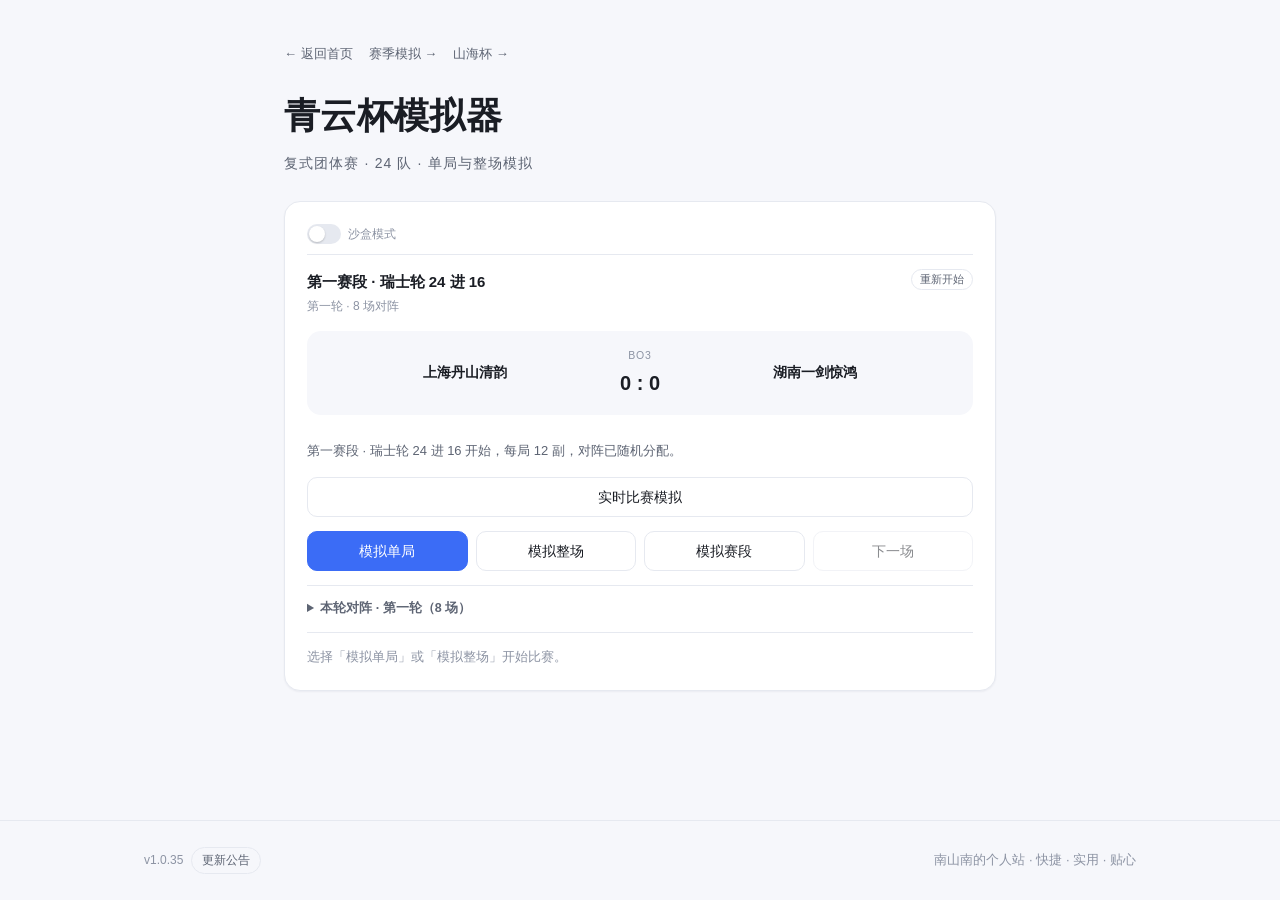
<file: qingyun.html>
<!DOCTYPE html>
<html lang="zh-CN">
<head>
  <meta charset="UTF-8">
  <meta name="viewport" content="width=device-width, initial-scale=1.0">
  <title>青云杯模拟器 · 南山南的个人站</title>
  <meta name="description" content="青云杯丙午夏季赛复式团体赛模拟器：24 队、瑞士轮、三败淘汰赛、双败淘汰赛与决赛">
  <link rel="stylesheet" href="styles.css">
</head>
<body>
  <header class="tool-hero">
    <div class="container">
      <div class="tool-links">
        <a class="back-link" href="index.html">← 返回首页</a>
        <a class="back-link" href="qingyun-season.html">赛季模拟 →</a>
        <a class="back-link" href="shanhai.html">山海杯 →</a>
      </div>
      <h1 class="tool-title">青云杯模拟器</h1>
      <p class="tool-subtitle">复式团体赛 · 24 队 · 单局与整场模拟</p>
    </div>
  </header>

  <main class="container tool-main">
    <section class="tool-panel qy-panel">
      <div class="qy-sandbox-bar">
        <label class="switch">
          <input id="qy-sandbox-toggle" class="switch-input" type="checkbox">
          <span class="switch-track" aria-hidden="true"></span>
          <span class="switch-text">沙盒模式</span>
        </label>
        <span id="qy-sandbox-status" class="qy-sandbox-status"></span>
        <button id="qy-sandbox-edit" class="mini-btn" type="button" hidden>编辑名单</button>
      </div>

      <div class="qy-status">
        <div>
          <span id="qy-stage" class="qy-stage">准备中</span>
          <p id="qy-round" class="qy-round-text"></p>
        </div>
        <div class="qy-status-actions">
          <button id="qy-summary" class="mini-btn" type="button" hidden>汇总</button>
          <button id="qy-restart" class="mini-btn" type="button">重新开始</button>
        </div>
      </div>

      <div class="qy-match">
        <div class="qy-team">
          <span id="qy-team-a" class="qy-team-name">—</span>
          <span id="qy-team-a-seed" class="qy-seed" hidden>种子</span>
        </div>
        <div class="qy-vs">
          <span id="qy-format" class="qy-format">BO3</span>
          <strong id="qy-score" class="qy-score">0 : 0</strong>
        </div>
        <div class="qy-team">
          <span id="qy-team-b" class="qy-team-name">—</span>
          <span id="qy-team-b-seed" class="qy-seed" hidden>种子</span>
        </div>
      </div>

      <p id="qy-tip" class="study-tip" role="status"></p>

      <div class="qy-realtime-row">
        <button id="qy-realtime" class="btn" type="button">实时比赛模拟</button>
      </div>

      <section id="qy-sandbox-editor" class="qy-sandbox-editor" hidden>
        <div class="qy-sb-head">
          <div>
            <h3 class="qy-sb-title">沙盒名单</h3>
            <p id="qy-sb-summary" class="qy-sb-summary"></p>
          </div>
          <button id="qy-sb-add-team" class="mini-btn" type="button">新增战队</button>
        </div>
        <div id="qy-sb-teams" class="qy-sb-teams"></div>
        <p id="qy-sb-tip" class="setup-tip" role="status"></p>
        <div class="qy-sb-actions">
          <button id="qy-sb-cancel" class="btn" type="button">取消</button>
          <button id="qy-sb-apply" class="btn btn-primary" type="button">应用并重新开始</button>
        </div>
      </section>

      <div class="qy-actions">
        <button id="qy-single" class="btn btn-primary" type="button">模拟单局</button>
        <button id="qy-whole" class="btn" type="button">模拟整场</button>
        <button id="qy-sim-stage" class="btn" type="button">模拟赛段</button>
        <button id="qy-next" class="btn" type="button">下一场</button>
      </div>

      <details class="qy-rounds">
        <summary id="qy-round-summary">本轮对阵</summary>
        <div id="qy-round-list" class="qy-round-list"></div>
      </details>

      <section class="qy-result">
        <div id="qy-result-body">
          <p class="qy-empty">选择「模拟单局」或「模拟整场」开始比赛。</p>
        </div>
      </section>
    </section>
  </main>

  <footer class="footer">
    <div class="container footer-inner">
      <div class="footer-meta">
        <span class="site-version" data-site-version></span>
        <button
          class="changelog-trigger"
          type="button"
          data-dialog-open="changelog"
          aria-haspopup="dialog"
          aria-controls="changelog"
        >更新公告</button>
      </div>
      <p class="footer-slogan">南山南的个人站 · 快捷 · 实用 · 贴心</p>
    </div>
  </footer>

  <div id="summary-modal" class="modal" role="dialog" aria-modal="true" aria-labelledby="summary-title" hidden>
    <div class="modal-backdrop" data-close></div>
    <div class="modal-panel" role="document">
      <header class="modal-head">
        <h2 id="summary-title" class="modal-title">汇总</h2>
        <button class="modal-close" type="button" aria-label="关闭汇总" data-close>
          <svg viewBox="0 0 24 24" fill="none" stroke="currentColor" stroke-width="2" stroke-linecap="round" aria-hidden="true">
            <path d="M6 6l12 12M18 6L6 18"></path>
          </svg>
        </button>
      </header>
      <div id="summary-body" class="modal-body"></div>
      <div class="modal-foot">
        <button id="summary-action" class="btn btn-primary" type="button">继续</button>
      </div>
    </div>
  </div>

  <div id="restart-modal" class="modal" role="dialog" aria-modal="true" aria-labelledby="restart-title" hidden>
    <div class="modal-backdrop" data-close></div>
    <div class="modal-panel" role="document">
      <header class="modal-head">
        <h2 id="restart-title" class="modal-title">重新开始赛季</h2>
        <button class="modal-close" type="button" aria-label="关闭" data-close>
          <svg viewBox="0 0 24 24" fill="none" stroke="currentColor" stroke-width="2" stroke-linecap="round" aria-hidden="true">
            <path d="M6 6l12 12M18 6L6 18"></path>
          </svg>
        </button>
      </header>
      <div class="modal-body">
        <p class="modal-text">当前赛季的进度和统计数据会被清空，确定重新开始吗？</p>
      </div>
      <div class="modal-foot">
        <button class="btn" type="button" data-close>取消</button>
        <button id="restart-confirm" class="btn btn-primary" type="button">重新开始</button>
      </div>
    </div>
  </div>

  <div id="realtime-modal" class="modal" role="dialog" aria-modal="true" aria-labelledby="rt-title" hidden>
    <div class="modal-backdrop" data-close></div>
    <div class="modal-panel is-wide rt-panel" role="document">
      <header class="modal-head">
        <h2 id="rt-title" class="modal-title">实时比赛模拟</h2>
        <button id="rt-close" class="modal-close" type="button" aria-label="退出实时模拟" data-close>
          <svg viewBox="0 0 24 24" fill="none" stroke="currentColor" stroke-width="2" stroke-linecap="round" aria-hidden="true">
            <path d="M6 6l12 12M18 6L6 18"></path>
          </svg>
        </button>
      </header>
      <div class="modal-body">
        <div class="rt-top">
          <div class="rt-tabs">
            <button class="rt-tab is-active" type="button" data-rt-table="0">A桌</button>
            <button class="rt-tab" type="button" data-rt-table="1">B桌</button>
          </div>
          <span id="rt-score" class="rt-score"></span>
        </div>
        <div id="rt-notice" class="rt-notice" hidden></div>
        <div id="rt-table-view" class="rt-table-view"></div>
        <div class="rt-controls">
          <button id="rt-fast-board" class="btn btn-small" type="button">快进当前副</button>
          <button id="rt-fast-game" class="btn btn-small" type="button">快进当前局</button>
        </div>
        <div id="rt-log" class="rt-log" aria-live="polite"></div>
        <div id="rt-result" class="rt-result" hidden></div>
      </div>
    </div>
  </div>

  <div id="changelog" class="modal" role="dialog" aria-modal="true" aria-labelledby="changelog-title" hidden>
    <div class="modal-backdrop" data-close></div>
    <div class="modal-panel" role="document">
      <header class="modal-head">
        <h2 id="changelog-title" class="modal-title">更新公告</h2>
        <button class="modal-close" type="button" aria-label="关闭更新公告" data-close>
          <svg viewBox="0 0 24 24" fill="none" stroke="currentColor" stroke-width="2" stroke-linecap="round" aria-hidden="true">
            <path d="M6 6l12 12M18 6L6 18"></path>
          </svg>
        </button>
      </header>
      <div class="modal-body"></div>
    </div>
  </div>

  <script src="site.js"></script>
  <script src="ddz-rules.js"></script>
  <script src="qingyun-data.js"></script>
  <script src="qingyun.js"></script>
</body>
</html>
</file>
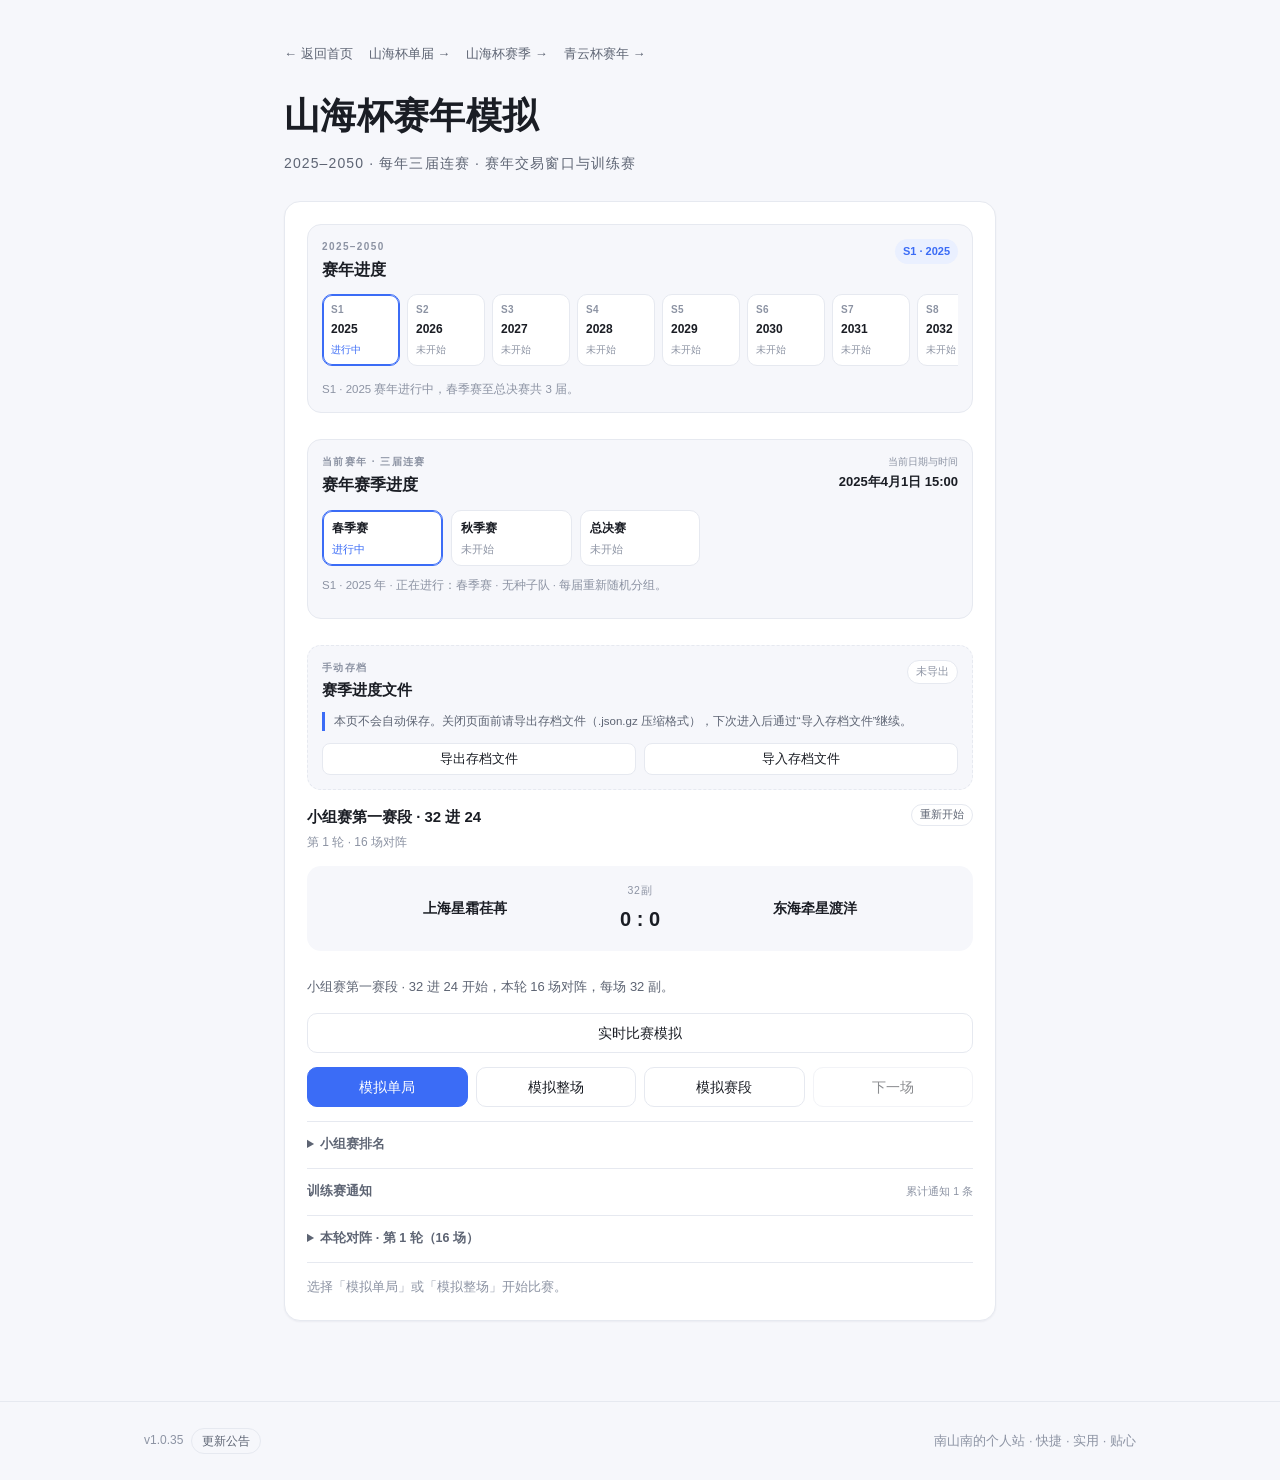
<file: shanhai-era.html>
<!DOCTYPE html>
<html lang="zh-CN">
<head>
  <meta charset="UTF-8">
  <meta name="viewport" content="width=device-width, initial-scale=1.0">
  <title>山海杯赛年模拟 · 南山南的个人站</title>
  <meta name="description" content="山海杯赛年模拟：从 2025 到 2050，每年春季赛、秋季赛与总决赛三届连赛，赛年间包含交易窗口与训练赛">
  <link rel="stylesheet" href="styles.css">
</head>
<body data-game="shanhai" data-season="true" data-era="true">
  <header class="tool-hero">
    <div class="container">
      <div class="tool-links">
        <a class="back-link" href="index.html">← 返回首页</a>
        <a class="back-link" href="shanhai.html">山海杯单届 →</a>
        <a class="back-link" href="shanhai-season.html">山海杯赛季 →</a>
        <a class="back-link" href="qingyun-era.html">青云杯赛年 →</a>
      </div>
      <h1 class="tool-title">山海杯赛年模拟</h1>
      <p class="tool-subtitle">2025–2050 · 每年三届连赛 · 赛年交易窗口与训练赛</p>
    </div>
  </header>

  <main class="container tool-main">
    <section class="tool-panel qy-panel">
      <section id="era-bar" class="qy-era-bar">
        <div class="qy-era-head">
          <div>
            <p class="qy-season-kicker">2025–2050</p>
            <h2 class="qy-era-title">赛年进度</h2>
          </div>
          <strong id="era-current" class="qy-era-current">S1 · 2025</strong>
        </div>
        <ol id="era-years" class="qy-era-years"></ol>
        <p id="era-note" class="qy-season-note"></p>
      </section>

      <section id="sh-season-bar" class="qy-season-bar sh-season-bar">
        <div class="qy-season-head">
          <div>
            <p class="qy-season-kicker">当前赛年 · 三届连赛</p>
            <h2 class="qy-season-title">赛年赛季进度</h2>
          </div>
          <div class="sh-clock-wrap">
            <span class="sh-clock-label">当前日期与时间</span>
            <strong id="sh-clock" class="sh-clock">—</strong>
          </div>
        </div>
        <ol id="sh-season-events" class="qy-season-events"></ol>
        <p id="sh-season-note" class="qy-season-note"></p>
        <div class="sh-season-actions">
          <button id="sh-advance" class="btn btn-small" type="button" hidden>推进到下一届</button>
          <button id="sh-season-summary" class="mini-btn" type="button" hidden>赛季汇总</button>
        </div>
      </section>

      <section class="qy-save-panel" aria-labelledby="qy-save-title">
        <div class="qy-save-head">
          <div>
            <p class="qy-save-kicker">手动存档</p>
            <h3 id="qy-save-title" class="qy-save-title">赛季进度文件</h3>
          </div>
          <span id="qy-save-status" class="qy-save-status" aria-live="polite">未导出</span>
        </div>
        <p class="qy-save-note">本页不会自动保存。关闭页面前请导出存档文件（.json.gz 压缩格式），下次进入后通过“导入存档文件”继续。</p>
        <div class="qy-save-actions">
          <button id="qy-save-export" class="btn btn-small" type="button">导出存档文件</button>
          <button id="qy-save-import" class="btn btn-small" type="button">导入存档文件</button>
          <input id="qy-save-file" type="file" accept=".json,.json.gz,application/json,application/gzip" hidden>
        </div>
      </section>

      <div class="qy-sandbox-bar" hidden>
        <label class="switch">
          <input id="qy-sandbox-toggle" class="switch-input" type="checkbox">
          <span class="switch-track" aria-hidden="true"></span>
          <span class="switch-text">沙盒模式</span>
        </label>
        <span id="qy-sandbox-status" class="qy-sandbox-status"></span>
        <button id="qy-sandbox-edit" class="mini-btn" type="button" hidden>编辑名单</button>
      </div>

      <div class="qy-status">
        <div>
          <span id="qy-stage" class="qy-stage">准备中</span>
          <p id="qy-round" class="qy-round-text"></p>
        </div>
        <div class="qy-status-actions">
          <button id="qy-summary" class="mini-btn" type="button" hidden>汇总</button>
          <button id="qy-restart" class="mini-btn" type="button">重新开始</button>
        </div>
      </div>

      <div class="qy-match">
        <div class="qy-team">
          <span id="qy-team-a" class="qy-team-name">—</span>
          <span id="qy-team-a-seed" class="qy-seed" hidden>种子</span>
        </div>
        <div class="qy-vs">
          <span id="qy-format" class="qy-format">BO3</span>
          <strong id="qy-score" class="qy-score">0 : 0</strong>
        </div>
        <div class="qy-team">
          <span id="qy-team-b" class="qy-team-name">—</span>
          <span id="qy-team-b-seed" class="qy-seed" hidden>种子</span>
        </div>
      </div>

      <p id="qy-tip" class="study-tip" role="status"></p>

      <div class="qy-realtime-row">
        <button id="qy-realtime" class="btn" type="button">实时比赛模拟</button>
      </div>

      <section id="qy-sandbox-editor" class="qy-sandbox-editor" hidden>
        <div class="qy-sb-head">
          <div>
            <h3 class="qy-sb-title">沙盒名单</h3>
            <p id="qy-sb-summary" class="qy-sb-summary"></p>
          </div>
          <button id="qy-sb-add-team" class="mini-btn" type="button">新增战队</button>
        </div>
        <div id="qy-sb-teams" class="qy-sb-teams"></div>
        <p id="qy-sb-tip" class="setup-tip" role="status"></p>
        <div class="qy-sb-actions">
          <button id="qy-sb-cancel" class="btn" type="button">取消</button>
          <button id="qy-sb-apply" class="btn btn-primary" type="button">应用并重新开始</button>
        </div>
      </section>

      <div class="qy-actions">
        <button id="qy-single" class="btn btn-primary" type="button">模拟单局</button>
        <button id="qy-whole" class="btn" type="button">模拟整场</button>
        <button id="qy-sim-stage" class="btn" type="button">模拟赛段</button>
        <button id="qy-next" class="btn" type="button">下一场</button>
      </div>

      <details id="sh-groups-details" class="qy-rounds sh-groups-details" hidden>
        <summary>小组赛排名</summary>
        <section id="sh-groups" class="sh-groups" hidden></section>
      </details>

      <details id="sh-notices-details" class="qy-rounds sh-notices-details">
        <summary>训练赛通知 <span id="sh-notice-summary" class="sh-notice-summary"></span></summary>
        <div id="sh-notice-list" class="sh-notice-list" aria-live="polite"></div>
      </details>

      <details class="qy-rounds">
        <summary id="qy-round-summary">本轮对阵</summary>
        <div id="qy-round-list" class="qy-round-list"></div>
      </details>

      <section class="qy-result">
        <div id="qy-result-body">
          <p class="qy-empty">选择「模拟单局」或「模拟整场」开始比赛。</p>
        </div>
      </section>
    </section>
  </main>

  <footer class="footer">
    <div class="container footer-inner">
      <div class="footer-meta">
        <span class="site-version" data-site-version></span>
        <button
          class="changelog-trigger"
          type="button"
          data-dialog-open="changelog"
          aria-haspopup="dialog"
          aria-controls="changelog"
        >更新公告</button>
      </div>
      <p class="footer-slogan">南山南的个人站 · 快捷 · 实用 · 贴心</p>
    </div>
  </footer>

  <div id="summary-modal" class="modal" role="dialog" aria-modal="true" aria-labelledby="summary-title" hidden>
    <div class="modal-backdrop" data-close></div>
    <div class="modal-panel" role="document">
      <header class="modal-head">
        <h2 id="summary-title" class="modal-title">汇总</h2>
        <button class="modal-close" type="button" aria-label="关闭汇总" data-close>
          <svg viewBox="0 0 24 24" fill="none" stroke="currentColor" stroke-width="2" stroke-linecap="round" aria-hidden="true">
            <path d="M6 6l12 12M18 6L6 18"></path>
          </svg>
        </button>
      </header>
      <div id="summary-body" class="modal-body"></div>
      <div class="modal-foot">
        <button id="summary-action" class="btn btn-primary" type="button">继续</button>
      </div>
    </div>
  </div>

  <div id="restart-modal" class="modal" role="dialog" aria-modal="true" aria-labelledby="restart-title" hidden>
    <div class="modal-backdrop" data-close></div>
    <div class="modal-panel" role="document">
      <header class="modal-head">
        <h2 id="restart-title" class="modal-title">重新开始赛季</h2>
        <button class="modal-close" type="button" aria-label="关闭" data-close>
          <svg viewBox="0 0 24 24" fill="none" stroke="currentColor" stroke-width="2" stroke-linecap="round" aria-hidden="true">
            <path d="M6 6l12 12M18 6L6 18"></path>
          </svg>
        </button>
      </header>
      <div class="modal-body">
        <p class="modal-text">当前赛季的进度和统计数据会被清空，确定重新开始吗？</p>
      </div>
      <div class="modal-foot">
        <button class="btn" type="button" data-close>取消</button>
        <button id="restart-confirm" class="btn btn-primary" type="button">重新开始</button>
      </div>
    </div>
  </div>

  <div id="realtime-modal" class="modal" role="dialog" aria-modal="true" aria-labelledby="rt-title" hidden>
    <div class="modal-backdrop" data-close></div>
    <div class="modal-panel is-wide rt-panel" role="document">
      <header class="modal-head">
        <h2 id="rt-title" class="modal-title">实时比赛模拟</h2>
        <button id="rt-close" class="modal-close" type="button" aria-label="退出实时模拟" data-close>
          <svg viewBox="0 0 24 24" fill="none" stroke="currentColor" stroke-width="2" stroke-linecap="round" aria-hidden="true">
            <path d="M6 6l12 12M18 6L6 18"></path>
          </svg>
        </button>
      </header>
      <div class="modal-body">
        <div class="rt-top">
          <div class="rt-tabs">
            <button class="rt-tab is-active" type="button" data-rt-table="0">A桌</button>
            <button class="rt-tab" type="button" data-rt-table="1">B桌</button>
          </div>
          <span id="rt-score" class="rt-score"></span>
        </div>
        <div id="rt-notice" class="rt-notice" hidden></div>
        <div id="rt-table-view" class="rt-table-view"></div>
        <div class="rt-controls">
          <button id="rt-fast-board" class="btn btn-small" type="button">快进当前副</button>
          <button id="rt-fast-game" class="btn btn-small" type="button">快进当前局</button>
        </div>
        <div id="rt-log" class="rt-log" aria-live="polite"></div>
        <div id="rt-result" class="rt-result" hidden></div>
      </div>
    </div>
  </div>

  <div id="changelog" class="modal" role="dialog" aria-modal="true" aria-labelledby="changelog-title" hidden>
    <div class="modal-backdrop" data-close></div>
    <div class="modal-panel" role="document">
      <header class="modal-head">
        <h2 id="changelog-title" class="modal-title">更新公告</h2>
        <button class="modal-close" type="button" aria-label="关闭更新公告" data-close>
          <svg viewBox="0 0 24 24" fill="none" stroke="currentColor" stroke-width="2" stroke-linecap="round" aria-hidden="true">
            <path d="M6 6l12 12M18 6L6 18"></path>
          </svg>
        </button>
      </header>
      <div class="modal-body"></div>
    </div>
  </div>

  <script src="site.js"></script>
  <script src="ddz-rules.js"></script>
  <script src="shanhai-data.js"></script>
  <script src="season-save.js"></script>
  <script src="qingyun.js"></script>
</body>
</html>
</file>
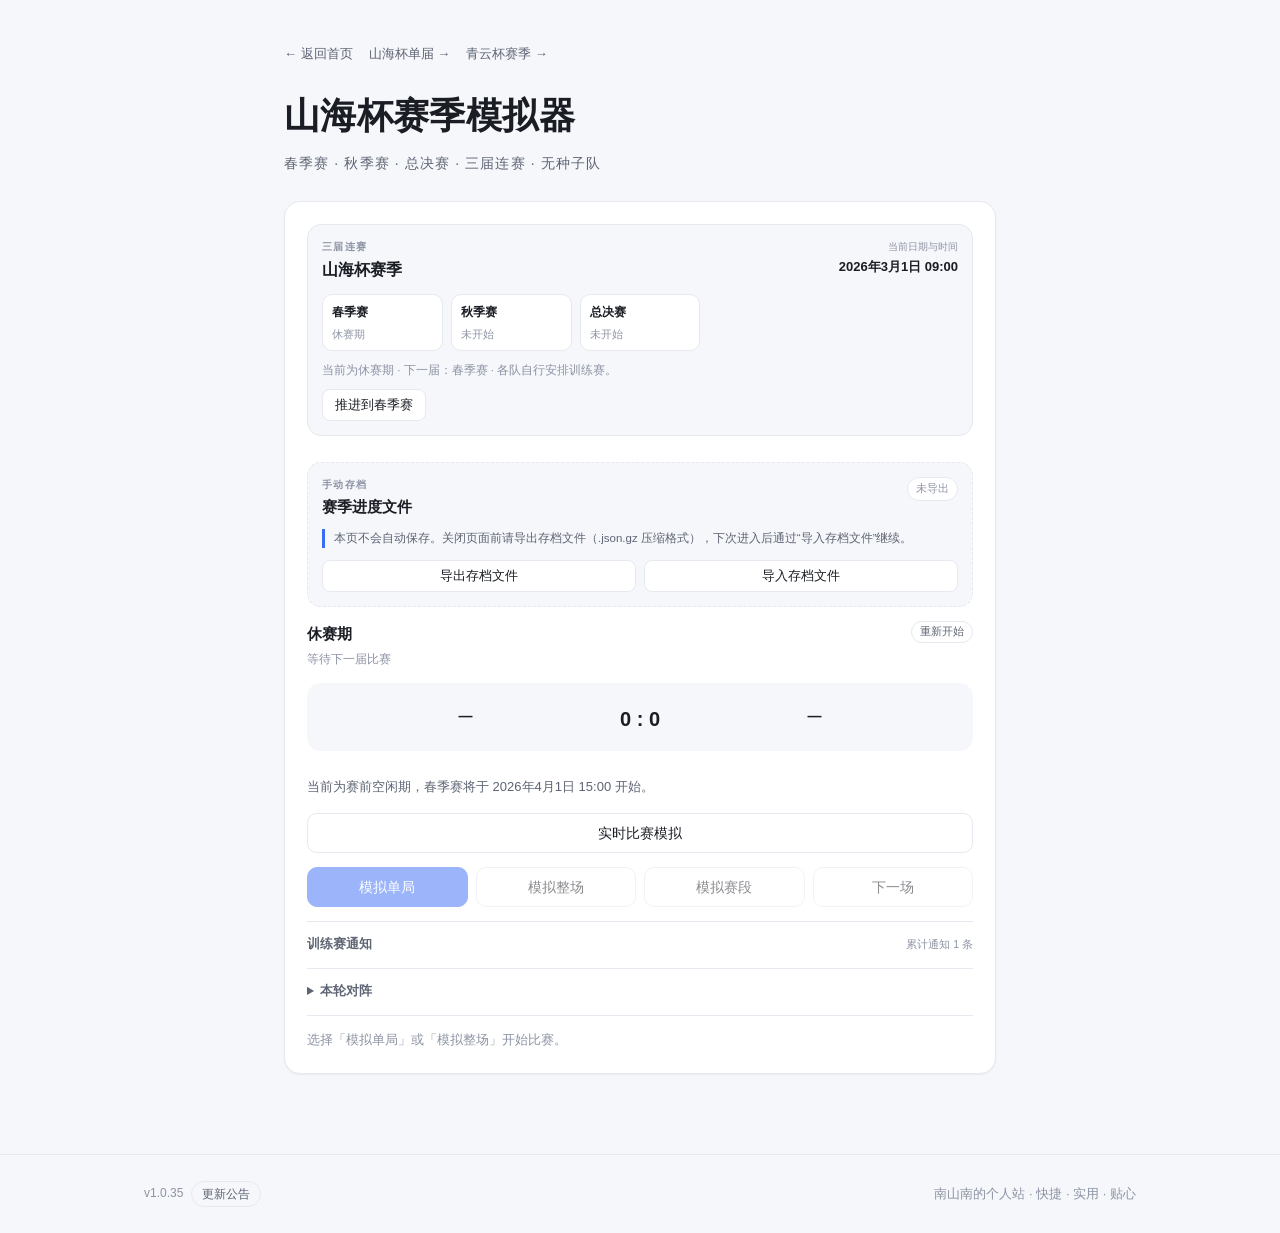
<file: shanhai-season.html>
<!DOCTYPE html>
<html lang="zh-CN">
<head>
  <meta charset="UTF-8">
  <meta name="viewport" content="width=device-width, initial-scale=1.0">
  <title>山海杯赛季模拟器 · 南山南的个人站</title>
  <meta name="description" content="山海杯赛季模拟器：春季赛、秋季赛与总决赛三届连赛，包含比赛时钟、训练赛通知与赛季汇总">
  <link rel="stylesheet" href="styles.css">
</head>
<body data-game="shanhai" data-season="true">
  <header class="tool-hero">
    <div class="container">
      <div class="tool-links">
        <a class="back-link" href="index.html">← 返回首页</a>
        <a class="back-link" href="shanhai.html">山海杯单届 →</a>
        <a class="back-link" href="qingyun-season.html">青云杯赛季 →</a>
      </div>
      <h1 class="tool-title">山海杯赛季模拟器</h1>
      <p class="tool-subtitle">春季赛 · 秋季赛 · 总决赛 · 三届连赛 · 无种子队</p>
    </div>
  </header>

  <main class="container tool-main">
    <section class="tool-panel qy-panel">
      <section id="sh-season-bar" class="qy-season-bar sh-season-bar">
        <div class="qy-season-head">
          <div>
            <p class="qy-season-kicker">三届连赛</p>
            <h2 class="qy-season-title">山海杯赛季</h2>
          </div>
          <div class="sh-clock-wrap">
            <span class="sh-clock-label">当前日期与时间</span>
            <strong id="sh-clock" class="sh-clock">—</strong>
          </div>
        </div>
        <ol id="sh-season-events" class="qy-season-events"></ol>
        <p id="sh-season-note" class="qy-season-note"></p>
        <div class="sh-season-actions">
          <button id="sh-advance" class="btn btn-small" type="button" hidden>推进到下一届</button>
          <button id="sh-season-summary" class="mini-btn" type="button" hidden>赛季汇总</button>
        </div>
      </section>

      <section class="qy-save-panel" aria-labelledby="qy-save-title">
        <div class="qy-save-head">
          <div>
            <p class="qy-save-kicker">手动存档</p>
            <h3 id="qy-save-title" class="qy-save-title">赛季进度文件</h3>
          </div>
          <span id="qy-save-status" class="qy-save-status" aria-live="polite">未导出</span>
        </div>
        <p class="qy-save-note">本页不会自动保存。关闭页面前请导出存档文件（.json.gz 压缩格式），下次进入后通过“导入存档文件”继续。</p>
        <div class="qy-save-actions">
          <button id="qy-save-export" class="btn btn-small" type="button">导出存档文件</button>
          <button id="qy-save-import" class="btn btn-small" type="button">导入存档文件</button>
          <input id="qy-save-file" type="file" accept=".json,.json.gz,application/json,application/gzip" hidden>
        </div>
      </section>

      <div class="qy-sandbox-bar" hidden>
        <label class="switch">
          <input id="qy-sandbox-toggle" class="switch-input" type="checkbox">
          <span class="switch-track" aria-hidden="true"></span>
          <span class="switch-text">沙盒模式</span>
        </label>
        <span id="qy-sandbox-status" class="qy-sandbox-status"></span>
        <button id="qy-sandbox-edit" class="mini-btn" type="button" hidden>编辑名单</button>
      </div>

      <div class="qy-status">
        <div>
          <span id="qy-stage" class="qy-stage">准备中</span>
          <p id="qy-round" class="qy-round-text"></p>
        </div>
        <div class="qy-status-actions">
          <button id="qy-summary" class="mini-btn" type="button" hidden>汇总</button>
          <button id="qy-restart" class="mini-btn" type="button">重新开始</button>
        </div>
      </div>

      <div class="qy-match">
        <div class="qy-team">
          <span id="qy-team-a" class="qy-team-name">—</span>
          <span id="qy-team-a-seed" class="qy-seed" hidden>种子</span>
        </div>
        <div class="qy-vs">
          <span id="qy-format" class="qy-format">BO3</span>
          <strong id="qy-score" class="qy-score">0 : 0</strong>
        </div>
        <div class="qy-team">
          <span id="qy-team-b" class="qy-team-name">—</span>
          <span id="qy-team-b-seed" class="qy-seed" hidden>种子</span>
        </div>
      </div>

      <p id="qy-tip" class="study-tip" role="status"></p>

      <div class="qy-realtime-row">
        <button id="qy-realtime" class="btn" type="button">实时比赛模拟</button>
      </div>

      <section id="qy-sandbox-editor" class="qy-sandbox-editor" hidden>
        <div class="qy-sb-head">
          <div>
            <h3 class="qy-sb-title">沙盒名单</h3>
            <p id="qy-sb-summary" class="qy-sb-summary"></p>
          </div>
          <button id="qy-sb-add-team" class="mini-btn" type="button">新增战队</button>
        </div>
        <div id="qy-sb-teams" class="qy-sb-teams"></div>
        <p id="qy-sb-tip" class="setup-tip" role="status"></p>
        <div class="qy-sb-actions">
          <button id="qy-sb-cancel" class="btn" type="button">取消</button>
          <button id="qy-sb-apply" class="btn btn-primary" type="button">应用并重新开始</button>
        </div>
      </section>

      <div class="qy-actions">
        <button id="qy-single" class="btn btn-primary" type="button">模拟单局</button>
        <button id="qy-whole" class="btn" type="button">模拟整场</button>
        <button id="qy-sim-stage" class="btn" type="button">模拟赛段</button>
        <button id="qy-next" class="btn" type="button">下一场</button>
      </div>

      <details id="sh-groups-details" class="qy-rounds sh-groups-details" hidden>
        <summary>小组赛排名</summary>
        <section id="sh-groups" class="sh-groups" hidden></section>
      </details>

      <details id="sh-notices-details" class="qy-rounds sh-notices-details">
        <summary>训练赛通知 <span id="sh-notice-summary" class="sh-notice-summary"></span></summary>
        <div id="sh-notice-list" class="sh-notice-list" aria-live="polite"></div>
      </details>

      <details class="qy-rounds">
        <summary id="qy-round-summary">本轮对阵</summary>
        <div id="qy-round-list" class="qy-round-list"></div>
      </details>

      <section class="qy-result">
        <div id="qy-result-body">
          <p class="qy-empty">选择「模拟单局」或「模拟整场」开始比赛。</p>
        </div>
      </section>
    </section>
  </main>

  <footer class="footer">
    <div class="container footer-inner">
      <div class="footer-meta">
        <span class="site-version" data-site-version></span>
        <button
          class="changelog-trigger"
          type="button"
          data-dialog-open="changelog"
          aria-haspopup="dialog"
          aria-controls="changelog"
        >更新公告</button>
      </div>
      <p class="footer-slogan">南山南的个人站 · 快捷 · 实用 · 贴心</p>
    </div>
  </footer>

  <div id="summary-modal" class="modal" role="dialog" aria-modal="true" aria-labelledby="summary-title" hidden>
    <div class="modal-backdrop" data-close></div>
    <div class="modal-panel" role="document">
      <header class="modal-head">
        <h2 id="summary-title" class="modal-title">汇总</h2>
        <button class="modal-close" type="button" aria-label="关闭汇总" data-close>
          <svg viewBox="0 0 24 24" fill="none" stroke="currentColor" stroke-width="2" stroke-linecap="round" aria-hidden="true">
            <path d="M6 6l12 12M18 6L6 18"></path>
          </svg>
        </button>
      </header>
      <div id="summary-body" class="modal-body"></div>
      <div class="modal-foot">
        <button id="summary-action" class="btn btn-primary" type="button">继续</button>
      </div>
    </div>
  </div>

  <div id="restart-modal" class="modal" role="dialog" aria-modal="true" aria-labelledby="restart-title" hidden>
    <div class="modal-backdrop" data-close></div>
    <div class="modal-panel" role="document">
      <header class="modal-head">
        <h2 id="restart-title" class="modal-title">重新开始赛季</h2>
        <button class="modal-close" type="button" aria-label="关闭" data-close>
          <svg viewBox="0 0 24 24" fill="none" stroke="currentColor" stroke-width="2" stroke-linecap="round" aria-hidden="true">
            <path d="M6 6l12 12M18 6L6 18"></path>
          </svg>
        </button>
      </header>
      <div class="modal-body">
        <p class="modal-text">当前赛季的进度和统计数据会被清空，确定重新开始吗？</p>
      </div>
      <div class="modal-foot">
        <button class="btn" type="button" data-close>取消</button>
        <button id="restart-confirm" class="btn btn-primary" type="button">重新开始</button>
      </div>
    </div>
  </div>

  <div id="realtime-modal" class="modal" role="dialog" aria-modal="true" aria-labelledby="rt-title" hidden>
    <div class="modal-backdrop" data-close></div>
    <div class="modal-panel is-wide rt-panel" role="document">
      <header class="modal-head">
        <h2 id="rt-title" class="modal-title">实时比赛模拟</h2>
        <button id="rt-close" class="modal-close" type="button" aria-label="退出实时模拟" data-close>
          <svg viewBox="0 0 24 24" fill="none" stroke="currentColor" stroke-width="2" stroke-linecap="round" aria-hidden="true">
            <path d="M6 6l12 12M18 6L6 18"></path>
          </svg>
        </button>
      </header>
      <div class="modal-body">
        <div class="rt-top">
          <div class="rt-tabs">
            <button class="rt-tab is-active" type="button" data-rt-table="0">A桌</button>
            <button class="rt-tab" type="button" data-rt-table="1">B桌</button>
          </div>
          <span id="rt-score" class="rt-score"></span>
        </div>
        <div id="rt-notice" class="rt-notice" hidden></div>
        <div id="rt-table-view" class="rt-table-view"></div>
        <div class="rt-controls">
          <button id="rt-fast-board" class="btn btn-small" type="button">快进当前副</button>
          <button id="rt-fast-game" class="btn btn-small" type="button">快进当前局</button>
        </div>
        <div id="rt-log" class="rt-log" aria-live="polite"></div>
        <div id="rt-result" class="rt-result" hidden></div>
      </div>
    </div>
  </div>

  <div id="changelog" class="modal" role="dialog" aria-modal="true" aria-labelledby="changelog-title" hidden>
    <div class="modal-backdrop" data-close></div>
    <div class="modal-panel" role="document">
      <header class="modal-head">
        <h2 id="changelog-title" class="modal-title">更新公告</h2>
        <button class="modal-close" type="button" aria-label="关闭更新公告" data-close>
          <svg viewBox="0 0 24 24" fill="none" stroke="currentColor" stroke-width="2" stroke-linecap="round" aria-hidden="true">
            <path d="M6 6l12 12M18 6L6 18"></path>
          </svg>
        </button>
      </header>
      <div class="modal-body"></div>
    </div>
  </div>

  <script src="site.js"></script>
  <script src="ddz-rules.js"></script>
  <script src="shanhai-data.js"></script>
  <script src="season-save.js"></script>
  <script src="qingyun.js"></script>
</body>
</html>
</file>
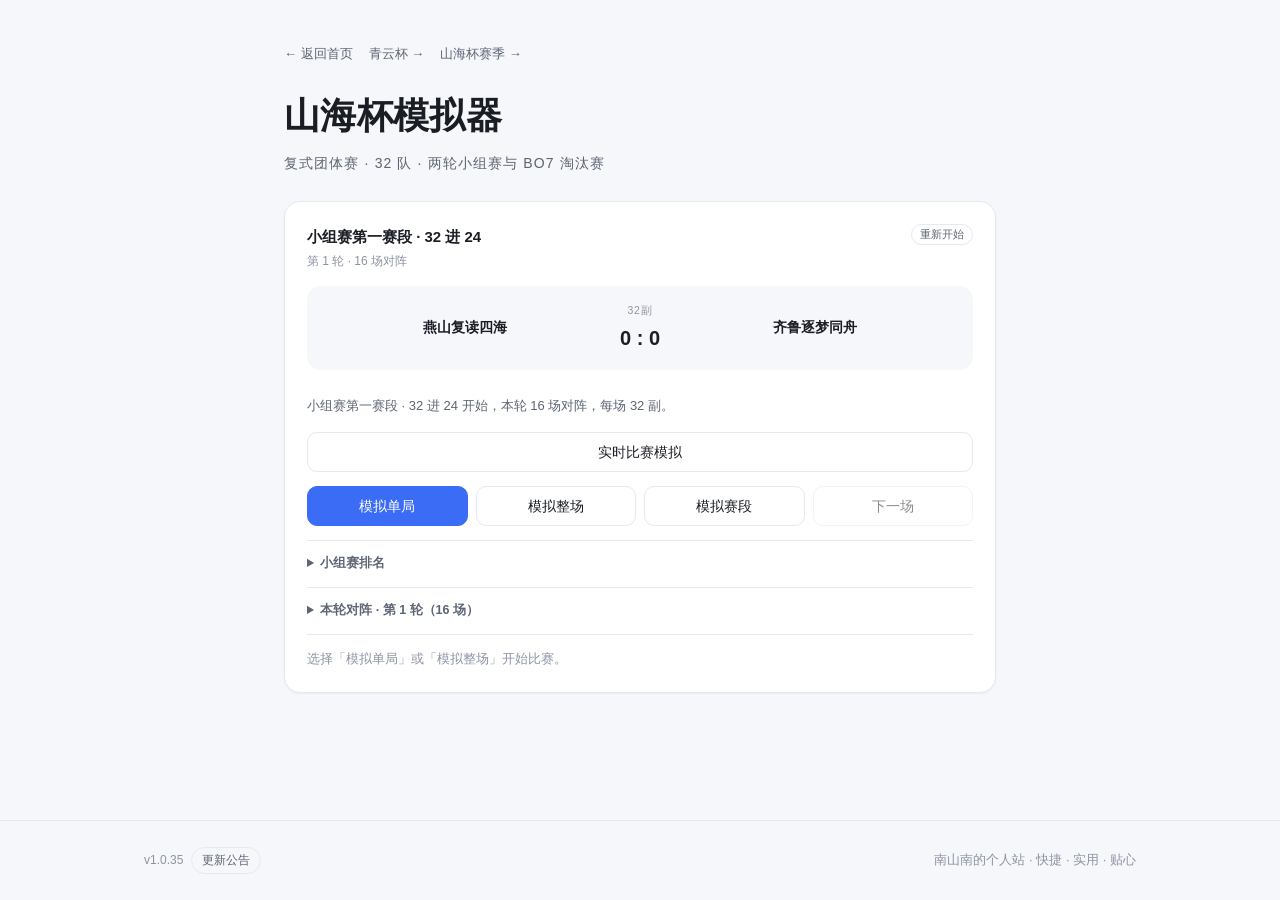
<file: shanhai.html>
<!DOCTYPE html>
<html lang="zh-CN">
<head>
  <meta charset="UTF-8">
  <meta name="viewport" content="width=device-width, initial-scale=1.0">
  <title>山海杯模拟器 · 南山南的个人站</title>
  <meta name="description" content="山海杯 32 队复式团体赛模拟器：两轮小组双循环、16 强起 BO7 淘汰赛">
  <link rel="stylesheet" href="styles.css">
</head>
<body data-game="shanhai">
  <header class="tool-hero">
    <div class="container">
      <div class="tool-links">
        <a class="back-link" href="index.html">← 返回首页</a>
        <a class="back-link" href="qingyun.html">青云杯 →</a>
        <a class="back-link" href="shanhai-season.html">山海杯赛季 →</a>
      </div>
      <h1 class="tool-title">山海杯模拟器</h1>
      <p class="tool-subtitle">复式团体赛 · 32 队 · 两轮小组赛与 BO7 淘汰赛</p>
    </div>
  </header>

  <main class="container tool-main">
    <section class="tool-panel qy-panel">
      <div class="qy-sandbox-bar" hidden>
        <label class="switch">
          <input id="qy-sandbox-toggle" class="switch-input" type="checkbox">
          <span class="switch-track" aria-hidden="true"></span>
          <span class="switch-text">沙盒模式</span>
        </label>
        <span id="qy-sandbox-status" class="qy-sandbox-status"></span>
        <button id="qy-sandbox-edit" class="mini-btn" type="button" hidden>编辑名单</button>
      </div>

      <div class="qy-status">
        <div>
          <span id="qy-stage" class="qy-stage">准备中</span>
          <p id="qy-round" class="qy-round-text"></p>
        </div>
        <div class="qy-status-actions">
          <button id="qy-summary" class="mini-btn" type="button" hidden>汇总</button>
          <button id="qy-restart" class="mini-btn" type="button">重新开始</button>
        </div>
      </div>

      <div class="qy-match">
        <div class="qy-team">
          <span id="qy-team-a" class="qy-team-name">—</span>
          <span id="qy-team-a-seed" class="qy-seed" hidden>种子</span>
        </div>
        <div class="qy-vs">
          <span id="qy-format" class="qy-format">BO3</span>
          <strong id="qy-score" class="qy-score">0 : 0</strong>
        </div>
        <div class="qy-team">
          <span id="qy-team-b" class="qy-team-name">—</span>
          <span id="qy-team-b-seed" class="qy-seed" hidden>种子</span>
        </div>
      </div>

      <p id="qy-tip" class="study-tip" role="status"></p>

      <div class="qy-realtime-row">
        <button id="qy-realtime" class="btn" type="button">实时比赛模拟</button>
      </div>

      <section id="qy-sandbox-editor" class="qy-sandbox-editor" hidden>
        <div class="qy-sb-head">
          <div>
            <h3 class="qy-sb-title">沙盒名单</h3>
            <p id="qy-sb-summary" class="qy-sb-summary"></p>
          </div>
          <button id="qy-sb-add-team" class="mini-btn" type="button">新增战队</button>
        </div>
        <div id="qy-sb-teams" class="qy-sb-teams"></div>
        <p id="qy-sb-tip" class="setup-tip" role="status"></p>
        <div class="qy-sb-actions">
          <button id="qy-sb-cancel" class="btn" type="button">取消</button>
          <button id="qy-sb-apply" class="btn btn-primary" type="button">应用并重新开始</button>
        </div>
      </section>

      <div class="qy-actions">
        <button id="qy-single" class="btn btn-primary" type="button">模拟单局</button>
        <button id="qy-whole" class="btn" type="button">模拟整场</button>
        <button id="qy-sim-stage" class="btn" type="button">模拟赛段</button>
        <button id="qy-next" class="btn" type="button">下一场</button>
      </div>

      <details id="sh-groups-details" class="qy-rounds sh-groups-details" hidden>
        <summary>小组赛排名</summary>
        <section id="sh-groups" class="sh-groups" hidden></section>
      </details>

      <details class="qy-rounds">
        <summary id="qy-round-summary">本轮对阵</summary>
        <div id="qy-round-list" class="qy-round-list"></div>
      </details>

      <section class="qy-result">
        <div id="qy-result-body">
          <p class="qy-empty">选择「模拟单局」或「模拟整场」开始比赛。</p>
        </div>
      </section>
    </section>
  </main>

  <footer class="footer">
    <div class="container footer-inner">
      <div class="footer-meta">
        <span class="site-version" data-site-version></span>
        <button
          class="changelog-trigger"
          type="button"
          data-dialog-open="changelog"
          aria-haspopup="dialog"
          aria-controls="changelog"
        >更新公告</button>
      </div>
      <p class="footer-slogan">南山南的个人站 · 快捷 · 实用 · 贴心</p>
    </div>
  </footer>

  <div id="summary-modal" class="modal" role="dialog" aria-modal="true" aria-labelledby="summary-title" hidden>
    <div class="modal-backdrop" data-close></div>
    <div class="modal-panel" role="document">
      <header class="modal-head">
        <h2 id="summary-title" class="modal-title">汇总</h2>
        <button class="modal-close" type="button" aria-label="关闭汇总" data-close>
          <svg viewBox="0 0 24 24" fill="none" stroke="currentColor" stroke-width="2" stroke-linecap="round" aria-hidden="true">
            <path d="M6 6l12 12M18 6L6 18"></path>
          </svg>
        </button>
      </header>
      <div id="summary-body" class="modal-body"></div>
      <div class="modal-foot">
        <button id="summary-action" class="btn btn-primary" type="button">继续</button>
      </div>
    </div>
  </div>

  <div id="restart-modal" class="modal" role="dialog" aria-modal="true" aria-labelledby="restart-title" hidden>
    <div class="modal-backdrop" data-close></div>
    <div class="modal-panel" role="document">
      <header class="modal-head">
        <h2 id="restart-title" class="modal-title">重新开始赛季</h2>
        <button class="modal-close" type="button" aria-label="关闭" data-close>
          <svg viewBox="0 0 24 24" fill="none" stroke="currentColor" stroke-width="2" stroke-linecap="round" aria-hidden="true">
            <path d="M6 6l12 12M18 6L6 18"></path>
          </svg>
        </button>
      </header>
      <div class="modal-body">
        <p class="modal-text">当前赛季的进度和统计数据会被清空，确定重新开始吗？</p>
      </div>
      <div class="modal-foot">
        <button class="btn" type="button" data-close>取消</button>
        <button id="restart-confirm" class="btn btn-primary" type="button">重新开始</button>
      </div>
    </div>
  </div>

  <div id="realtime-modal" class="modal" role="dialog" aria-modal="true" aria-labelledby="rt-title" hidden>
    <div class="modal-backdrop" data-close></div>
    <div class="modal-panel is-wide rt-panel" role="document">
      <header class="modal-head">
        <h2 id="rt-title" class="modal-title">实时比赛模拟</h2>
        <button id="rt-close" class="modal-close" type="button" aria-label="退出实时模拟" data-close>
          <svg viewBox="0 0 24 24" fill="none" stroke="currentColor" stroke-width="2" stroke-linecap="round" aria-hidden="true">
            <path d="M6 6l12 12M18 6L6 18"></path>
          </svg>
        </button>
      </header>
      <div class="modal-body">
        <div class="rt-top">
          <div class="rt-tabs">
            <button class="rt-tab is-active" type="button" data-rt-table="0">A桌</button>
            <button class="rt-tab" type="button" data-rt-table="1">B桌</button>
          </div>
          <span id="rt-score" class="rt-score"></span>
        </div>
        <div id="rt-notice" class="rt-notice" hidden></div>
        <div id="rt-table-view" class="rt-table-view"></div>
        <div class="rt-controls">
          <button id="rt-fast-board" class="btn btn-small" type="button">快进当前副</button>
          <button id="rt-fast-game" class="btn btn-small" type="button">快进当前局</button>
        </div>
        <div id="rt-log" class="rt-log" aria-live="polite"></div>
        <div id="rt-result" class="rt-result" hidden></div>
      </div>
    </div>
  </div>

  <div id="changelog" class="modal" role="dialog" aria-modal="true" aria-labelledby="changelog-title" hidden>
    <div class="modal-backdrop" data-close></div>
    <div class="modal-panel" role="document">
      <header class="modal-head">
        <h2 id="changelog-title" class="modal-title">更新公告</h2>
        <button class="modal-close" type="button" aria-label="关闭更新公告" data-close>
          <svg viewBox="0 0 24 24" fill="none" stroke="currentColor" stroke-width="2" stroke-linecap="round" aria-hidden="true">
            <path d="M6 6l12 12M18 6L6 18"></path>
          </svg>
        </button>
      </header>
      <div class="modal-body"></div>
    </div>
  </div>

  <script src="site.js"></script>
  <script src="ddz-rules.js"></script>
  <script src="shanhai-data.js"></script>
  <script src="qingyun.js"></script>
</body>
</html>
</file>
<file: styles.css>
:root {
  --bg: #f6f7fb;
  --surface: #ffffff;
  --text: #1a1d24;
  --text-soft: #5d6473;
  --text-faint: #8c93a3;
  --line: #e6e9f0;
  --brand: #3b6cf6;
  --brand-soft: #eaf0ff;
  --danger: #d94b4b;
  --shadow-sm: 0 1px 2px rgba(20, 28, 50, 0.05);
  --shadow-md: 0 12px 32px rgba(30, 45, 90, 0.08);
  --shadow-lg: 0 24px 64px rgba(30, 45, 90, 0.12);
  --radius: 16px;
}

@media (prefers-color-scheme: dark) {
  :root {
    --bg: #0f1218;
    --surface: #171b23;
    --text: #eef1f7;
    --text-soft: #a6aebd;
    --text-faint: #7a8293;
    --line: #262c38;
    --brand: #6f95ff;
    --brand-soft: #1d2638;
    --danger: #ff8f8f;
    --shadow-sm: 0 1px 2px rgba(0, 0, 0, 0.4);
    --shadow-md: 0 12px 32px rgba(0, 0, 0, 0.35);
    --shadow-lg: 0 24px 64px rgba(0, 0, 0, 0.45);
  }
}

* {
  box-sizing: border-box;
}

[hidden] {
  display: none !important;
}

html {
  scroll-behavior: smooth;
}

body {
  margin: 0;
  display: flex;
  flex-direction: column;
  min-height: 100vh;
  background: var(--bg);
  color: var(--text);
  font-family: -apple-system, BlinkMacSystemFont, "PingFang SC", "Hiragino Sans GB",
    "Microsoft YaHei", "Noto Sans SC", "Segoe UI", sans-serif;
  line-height: 1.6;
  -webkit-font-smoothing: antialiased;
}

main {
  flex: 1 0 auto;
}

.container {
  width: 100%;
  max-width: 1040px;
  margin: 0 auto;
  padding: 0 24px;
}

/* ---------- Hero ---------- */

.hero {
  position: relative;
  padding: 96px 0 120px;
  text-align: center;
}

.hero-bg {
  position: absolute;
  inset: 0;
  background:
    radial-gradient(60% 80% at 20% 0%, rgba(59, 108, 246, 0.16), transparent 60%),
    radial-gradient(50% 70% at 85% 10%, rgba(120, 82, 255, 0.14), transparent 60%),
    linear-gradient(180deg, rgba(255, 255, 255, 0.6), transparent 70%);
  pointer-events: none;
}

@media (prefers-color-scheme: dark) {
  .hero-bg {
    background:
      radial-gradient(60% 80% at 20% 0%, rgba(59, 108, 246, 0.22), transparent 60%),
      radial-gradient(50% 70% at 85% 10%, rgba(120, 82, 255, 0.18), transparent 60%),
      linear-gradient(180deg, rgba(23, 27, 35, 0.5), transparent 70%);
  }
}

.hero-inner {
  position: relative;
}

.hero-eyebrow {
  margin: 0 0 18px;
  font-size: 12px;
  font-weight: 600;
  letter-spacing: 0.28em;
  color: var(--text-faint);
}

.hero-title {
  margin: 0;
  font-size: clamp(34px, 6vw, 60px);
  font-weight: 700;
  letter-spacing: 0.02em;
  line-height: 1.15;
}

.hero-subtitle {
  margin: 18px 0 0;
  font-size: clamp(15px, 2.2vw, 19px);
  letter-spacing: 0.22em;
  color: var(--text-soft);
}

/* ---------- Search ---------- */

.search {
  position: relative;
  max-width: 620px;
  margin: 46px auto 0;
  text-align: left;
}

.search-input {
  width: 100%;
  height: 60px;
  padding: 0 64px 0 54px;
  font: inherit;
  font-size: 16px;
  color: var(--text);
  background: var(--surface);
  border: 1px solid var(--line);
  border-radius: var(--radius);
  box-shadow: var(--shadow-md);
  outline: none;
  transition: border-color 0.2s, box-shadow 0.2s;
}

.search-input::placeholder {
  color: var(--text-faint);
}

.search-input:focus {
  border-color: var(--brand);
  box-shadow: 0 0 0 4px var(--brand-soft), var(--shadow-md);
}

.search-input::-webkit-search-cancel-button {
  -webkit-appearance: none;
}

.search-icon {
  position: absolute;
  top: 50%;
  left: 20px;
  width: 21px;
  height: 21px;
  transform: translateY(-50%);
  color: var(--text-faint);
  pointer-events: none;
}

.search-kbd {
  position: absolute;
  top: 50%;
  right: 18px;
  transform: translateY(-50%);
  min-width: 24px;
  padding: 2px 7px;
  font: 600 12px/1.5 ui-monospace, SFMono-Regular, Menlo, monospace;
  color: var(--text-faint);
  background: var(--bg);
  border: 1px solid var(--line);
  border-radius: 6px;
  text-align: center;
  pointer-events: none;
}

.search-input:focus ~ .search-kbd {
  opacity: 0;
}

.search-results {
  position: absolute;
  z-index: 20;
  top: calc(100% + 10px);
  left: 0;
  right: 0;
  margin: 0;
  padding: 6px;
  list-style: none;
  background: var(--surface);
  border: 1px solid var(--line);
  border-radius: 14px;
  box-shadow: var(--shadow-lg);
  max-height: 360px;
  overflow-y: auto;
}

.search-result {
  display: block;
  padding: 12px 14px;
  border-radius: 10px;
  cursor: pointer;
  transition: background 0.15s;
}

.search-result + .search-result {
  margin-top: 2px;
}

.search-result:hover,
.search-result.is-active {
  background: var(--brand-soft);
}

.search-result-head {
  display: flex;
  align-items: center;
  gap: 10px;
}

.search-result-title {
  font-size: 15px;
  font-weight: 600;
  color: var(--text);
}

.search-result-title mark {
  padding: 0 1px;
  color: var(--brand);
  background: transparent;
  font-weight: 700;
}

.search-result-tag {
  flex: none;
  padding: 1px 8px;
  font-size: 11px;
  line-height: 1.7;
  color: var(--text-soft);
  background: var(--bg);
  border: 1px solid var(--line);
  border-radius: 999px;
}

.search-result-desc {
  margin: 3px 0 0;
  font-size: 13px;
  color: var(--text-soft);
  overflow: hidden;
  text-overflow: ellipsis;
  white-space: nowrap;
}

.search-empty {
  padding: 18px 14px;
  font-size: 14px;
  color: var(--text-soft);
  text-align: center;
}

/* ---------- Sections ---------- */

.section {
  padding-bottom: 96px;
}

.section-head {
  margin-bottom: 28px;
}

.section-title {
  margin: 0;
  font-size: 22px;
  font-weight: 700;
}

.section-desc {
  margin: 6px 0 0;
  font-size: 14px;
  color: var(--text-soft);
}

/* ---------- Cards ---------- */

.card-grid {
  display: grid;
  grid-template-columns: repeat(auto-fit, minmax(260px, 1fr));
  gap: 18px;
}

.category + .category {
  margin-top: 32px;
}

.category-title {
  display: flex;
  align-items: center;
  gap: 8px;
  margin: 0 0 14px;
  font-size: 14px;
  font-weight: 600;
  color: var(--text-soft);
}

.category-title::before {
  content: '';
  width: 3px;
  height: 14px;
  background: var(--brand);
  border-radius: 2px;
}

.card {
  position: relative;
  padding: 24px 22px 22px;
  background: var(--surface);
  border: 1px solid var(--line);
  border-radius: var(--radius);
  box-shadow: var(--shadow-sm);
  transition: transform 0.2s, box-shadow 0.2s, border-color 0.2s;
  outline: none;
}

.card:hover,
.card:focus-visible {
  transform: translateY(-3px);
  border-color: var(--brand);
  box-shadow: var(--shadow-md);
}

.card-icon {
  display: inline-flex;
  align-items: center;
  justify-content: center;
  width: 42px;
  height: 42px;
  margin-bottom: 16px;
  color: var(--brand);
  background: var(--brand-soft);
  border-radius: 12px;
}

.card-icon svg {
  width: 22px;
  height: 22px;
}

.card-title {
  margin: 0;
  font-size: 16px;
  font-weight: 600;
}

.card-desc {
  margin: 6px 0 0;
  font-size: 13.5px;
  color: var(--text-soft);
}

.card-tool {
  display: flex;
  align-items: flex-start;
  gap: 14px;
  padding: 20px 22px;
  color: inherit;
  text-decoration: none;
}

.card-tool .card-icon {
  flex: none;
  margin-bottom: 0;
}

.card-body {
  flex: 1;
  min-width: 0;
}

.card-title-row {
  display: flex;
  flex-wrap: wrap;
  align-items: center;
  gap: 8px;
}

.card-tool .card-desc {
  margin-top: 4px;
}

.card-badge {
  display: inline-block;
  margin-top: 16px;
  padding: 2px 10px;
  font-size: 11.5px;
  color: var(--text-faint);
  background: var(--bg);
  border: 1px solid var(--line);
  border-radius: 999px;
}

.card-badge.is-live {
  margin-top: 0;
  color: var(--brand);
  background: var(--brand-soft);
  border-color: transparent;
}

.card-badge.is-off {
  margin-top: 0;
  color: var(--text-faint);
  background: var(--bg);
  border-color: var(--line);
}

.card.is-disabled {
  cursor: not-allowed;
  opacity: 0.62;
  filter: saturate(0.55);
}

.card.is-disabled:hover,
.card.is-disabled:focus-visible {
  transform: none;
  border-color: var(--line);
  box-shadow: var(--shadow-sm);
}

.card.is-flash {
  border-color: var(--brand);
  box-shadow: 0 0 0 4px var(--brand-soft);
}

/* ---------- Footer ---------- */

.footer {
  border-top: 1px solid var(--line);
  padding: 26px 0;
}

.footer-inner {
  display: flex;
  align-items: center;
  justify-content: space-between;
  flex-wrap: wrap;
  gap: 12px 16px;
}

.footer-meta {
  display: flex;
  align-items: center;
  gap: 8px;
}

.site-version {
  font-size: 12px;
  color: var(--text-faint);
  font-variant-numeric: tabular-nums;
}

.changelog-trigger {
  padding: 2px 10px;
  font: inherit;
  font-size: 11.5px;
  line-height: 1.8;
  color: var(--text-soft);
  background: transparent;
  border: 1px solid var(--line);
  border-radius: 999px;
  cursor: pointer;
  transition: color 0.2s, border-color 0.2s, background 0.2s;
}

.changelog-trigger:hover,
.changelog-trigger:focus-visible {
  color: var(--brand);
  background: var(--brand-soft);
  border-color: var(--brand);
  outline: none;
}

.footer-slogan {
  margin: 0;
  font-size: 13px;
  color: var(--text-faint);
}

/* ---------- Changelog modal ---------- */

body.modal-open {
  overflow: hidden;
}

.modal {
  position: fixed;
  inset: 0;
  z-index: 100;
  display: flex;
  align-items: center;
  justify-content: center;
  padding: 20px;
}

.modal[hidden] {
  display: none;
}

.modal-backdrop {
  position: absolute;
  inset: 0;
  background: rgba(12, 17, 28, 0.45);
  backdrop-filter: blur(3px);
  animation: fade-in 0.18s ease-out;
}

.modal-panel {
  position: relative;
  display: flex;
  flex-direction: column;
  width: min(520px, 100%);
  max-height: min(78vh, 640px);
  background: var(--surface);
  border: 1px solid var(--line);
  border-radius: 20px;
  box-shadow: var(--shadow-lg);
  animation: modal-in 0.2s ease-out;
}

.modal-head {
  display: flex;
  align-items: center;
  justify-content: space-between;
  gap: 12px;
  padding: 18px 18px 14px 22px;
  border-bottom: 1px solid var(--line);
}

.modal-title {
  margin: 0;
  font-size: 18px;
  font-weight: 700;
}

.modal-close {
  display: inline-flex;
  align-items: center;
  justify-content: center;
  width: 32px;
  height: 32px;
  color: var(--text-soft);
  background: transparent;
  border: 1px solid transparent;
  border-radius: 10px;
  cursor: pointer;
  transition: color 0.2s, background 0.2s, border-color 0.2s;
}

.modal-close svg {
  width: 18px;
  height: 18px;
}

.modal-close:hover,
.modal-close:focus-visible {
  color: var(--text);
  background: var(--bg);
  border-color: var(--line);
  outline: none;
}

.modal-body {
  overflow-y: auto;
  padding: 18px 22px 24px;
}

.release-head {
  display: flex;
  align-items: baseline;
  gap: 10px;
}

.release-version {
  margin: 0;
  font-size: 16px;
  font-weight: 700;
  color: var(--text);
}

.release-date {
  font-size: 12px;
  color: var(--text-faint);
  font-variant-numeric: tabular-nums;
}

.release-list {
  margin: 10px 0 0;
  padding-left: 20px;
  color: var(--text-soft);
}

.release-list li {
  font-size: 13.5px;
  line-height: 1.7;
}

.release-list li + li {
  margin-top: 6px;
}

@keyframes fade-in {
  from {
    opacity: 0;
  }
}

@keyframes modal-in {
  from {
    opacity: 0;
    transform: translateY(10px) scale(0.98);
  }
}

/* ---------- Tool page ---------- */

.tool-hero {
  padding: 44px 0 26px;
}
.tool-hero .container,
.tool-main {
  max-width: 760px;
}

.tool-links {
  display: flex;
  flex-wrap: wrap;
  gap: 16px;
  margin-bottom: 22px;
}

.tool-links .back-link {
  margin-bottom: 0;
}

.back-link {
  display: inline-flex;
  align-items: center;
  margin-bottom: 22px;
  font-size: 13px;
  color: var(--text-soft);
  text-decoration: none;
  transition: color 0.2s;
}

.back-link:hover,
.back-link:focus-visible {
  color: var(--brand);
  outline: none;
}

.tool-title {
  margin: 0;
  font-size: clamp(26px, 5vw, 36px);
  font-weight: 700;
  letter-spacing: 0.01em;
}

.tool-subtitle {
  margin: 8px 0 0;
  font-size: 14px;
  letter-spacing: 0.08em;
  color: var(--text-soft);
}

.tool-main {
  padding-bottom: 80px;
}

.tool-panel {
  padding: 22px;
  background: var(--surface);
  border: 1px solid var(--line);
  border-radius: var(--radius);
  box-shadow: var(--shadow-sm);
}

.btn {
  display: inline-flex;
  align-items: center;
  justify-content: center;
  height: 40px;
  padding: 0 16px;
  font: inherit;
  font-size: 14px;
  font-weight: 500;
  color: var(--text);
  background: var(--surface);
  border: 1px solid var(--line);
  border-radius: 10px;
  cursor: pointer;
  transition: color 0.2s, background 0.2s, border-color 0.2s, transform 0.1s;
}

.btn:hover {
  color: var(--brand);
  background: var(--brand-soft);
  border-color: var(--brand);
}

.btn:focus-visible {
  outline: 2px solid var(--brand);
  outline-offset: 2px;
}

.btn:active {
  transform: translateY(1px);
}

.btn-primary {
  color: #fff;
  background: var(--brand);
  border-color: var(--brand);
}

.btn-primary:hover {
  color: #fff;
  background: var(--brand);
  filter: brightness(1.06);
}

@media (prefers-color-scheme: dark) {
  .btn-primary,
  .btn-primary:hover {
    color: #10141c;
  }
}

.btn-small {
  height: 32px;
  padding: 0 12px;
  font-size: 12.5px;
  border-radius: 8px;
}

.tool-actions {
  display: flex;
  flex-wrap: wrap;
  gap: 10px;
}

.tool-actions .btn-primary {
  flex: 1 1 140px;
}

.bomb-row {
  display: flex;
  align-items: center;
  flex-wrap: wrap;
  gap: 8px;
  margin-top: 18px;
  padding-top: 18px;
  border-top: 1px solid var(--line);
}

.bomb-label {
  margin-right: 2px;
  font-size: 12.5px;
  color: var(--text-faint);
}

.hands {
  margin-top: 20px;
}

.hands-empty {
  margin: 0;
  padding: 36px 12px;
  text-align: center;
  font-size: 13.5px;
  color: var(--text-faint);
}

.hand {
  display: flex;
  gap: 12px;
  padding: 10px 0;
  border-bottom: 1px solid var(--line);
}

.hand:first-child {
  padding-top: 0;
}

.hand:last-child {
  padding-bottom: 0;
  border-bottom: 0;
}

.hand-label {
  flex: 0 0 42px;
  padding-top: 9px;
  font-size: 12.5px;
  color: var(--text-soft);
}

.hand-cards {
  display: flex;
  flex-wrap: wrap;
  gap: 4px;
  min-width: 0;
}

.card-chip {
  display: inline-flex;
  align-items: center;
  justify-content: center;
  min-width: 30px;
  height: 38px;
  padding: 0 6px;
  font: 600 13px/1 ui-monospace, SFMono-Regular, Menlo, monospace;
  color: var(--text);
  background: var(--bg);
  border: 1px solid var(--line);
  border-radius: 6px;
}

.hand.is-bottom .card-chip {
  color: var(--brand);
  background: var(--brand-soft);
  border-color: transparent;
}

.tool-stat {
  display: grid;
  grid-template-columns: repeat(auto-fit, minmax(100px, 1fr));
  gap: 12px;
  margin-top: 18px;
  padding: 14px 16px;
  background: var(--bg);
  border-radius: 12px;
}

.tool-stat[hidden] {
  display: none;
}

.stat-item {
  display: flex;
  flex-direction: column;
  gap: 2px;
}

.stat-label {
  font-size: 11.5px;
  color: var(--text-faint);
}

.stat-value {
  font-size: 17px;
  font-weight: 700;
  font-variant-numeric: tabular-nums;
}

.stat-item.is-accent .stat-value {
  color: var(--brand);
}

/* Bottom-card statistics */

#bottom-result {
  margin-top: 16px;
}

.bottom-summary {
  margin: 0 0 12px;
  font-size: 12.5px;
  color: var(--text-faint);
}

.bottom-section {
  margin-top: 14px;
}

.bottom-section h4 {
  margin: 0 0 8px;
  font-size: 12.5px;
  font-weight: 600;
  color: var(--text-soft);
}

.bottom-grid {
  display: grid;
  grid-template-columns: repeat(auto-fill, minmax(110px, 1fr));
  gap: 6px;
  margin: 0;
  padding: 0;
  list-style: none;
}

.bottom-grid li {
  display: flex;
  align-items: baseline;
  justify-content: space-between;
  gap: 6px;
  padding: 6px 9px;
  font-size: 12px;
  color: var(--text-soft);
  background: var(--bg);
  border-radius: 7px;
}

.bottom-grid .rank {
  font-family: ui-monospace, SFMono-Regular, Menlo, monospace;
  font-weight: 600;
  color: var(--text);
}

.bottom-grid .rate {
  color: var(--text-faint);
  font-variant-numeric: tabular-nums;
}

.bottom-actions {
  display: flex;
  flex-wrap: wrap;
  gap: 8px;
}

.bottom-special {
  display: flex;
  flex-direction: column;
  gap: 6px;
  margin: 0;
  padding: 0;
  list-style: none;
  font-size: 13px;
}

.bottom-special li {
  display: flex;
  justify-content: space-between;
  gap: 12px;
  padding: 8px 12px;
  color: var(--text-soft);
  background: var(--bg);
  border-radius: 8px;
}

.bottom-special strong {
  font-weight: 600;
  color: var(--text);
}

/* ---------- Study page ---------- */

.study-setup {
  display: flex;
  flex-direction: column;
  gap: 14px;
}

.field {
  display: flex;
  flex-direction: column;
  gap: 6px;
}

.field-label {
  display: flex;
  align-items: baseline;
  justify-content: space-between;
  gap: 12px;
  font-size: 13px;
  font-weight: 500;
  color: var(--text-soft);
}

.field-count {
  font-size: 12px;
  font-weight: 400;
  color: var(--text-faint);
}

.field-input {
  height: 44px;
  padding: 0 14px;
  font: inherit;
  font-size: 14px;
  color: var(--text);
  background: var(--bg);
  border: 1px solid var(--line);
  border-radius: 10px;
  outline: none;
  transition: border-color 0.2s, box-shadow 0.2s;
}

.field-input::placeholder {
  color: var(--text-faint);
}

.field-input:focus {
  border-color: var(--brand);
  box-shadow: 0 0 0 3px var(--brand-soft);
}

.btn-block {
  width: 100%;
  margin-top: 4px;
}

.field-hint {
  margin: 0;
  font-size: 12px;
  color: var(--text-faint);
}

.setup-tip {
  min-height: 0;
  margin: 0;
  font-size: 12.5px;
  color: var(--danger);
}

.setup-tip:empty {
  display: none;
}

.study-setup[hidden],
.study-game[hidden] {
  display: none;
}

.study-seats {
  display: grid;
  grid-template-columns: 1fr 1fr;
  gap: 12px;
}

.seat {
  padding: 12px 14px;
  background: var(--bg);
  border: 1px solid transparent;
  border-radius: 12px;
  transition: border-color 0.2s;
}

.seat.is-turn {
  border-color: var(--brand);
}

.seat-lord {
  margin-top: 12px;
}

.seat-head {
  display: flex;
  align-items: baseline;
  justify-content: space-between;
  gap: 8px;
  margin-bottom: 8px;
}

.seat-name {
  margin: 0;
  font-size: 13px;
  font-weight: 600;
}

.seat-count {
  font-size: 11.5px;
  white-space: nowrap;
  color: var(--text-faint);
}

.seat-cards {
  display: flex;
  flex-wrap: wrap;
  gap: 4px;
  min-height: 44px;
}

.study-card {
  display: inline-flex;
  align-items: center;
  justify-content: center;
  width: 32px;
  height: 44px;
  padding: 0;
  font: 600 13px/1 ui-monospace, SFMono-Regular, Menlo, monospace;
  color: var(--text);
  background: var(--surface);
  border: 1px solid var(--line);
  border-radius: 5px;
  cursor: pointer;
  user-select: none;
  transition: color 0.15s, background 0.15s, border-color 0.15s, transform 0.15s;
}

.study-card:hover:not(:disabled) {
  border-color: var(--brand);
}

.study-card:focus-visible {
  outline: 2px solid var(--brand);
  outline-offset: 1px;
}

.study-card.selected {
  color: var(--brand);
  background: var(--brand-soft);
  border-color: var(--brand);
  transform: translateY(-2px);
}

.study-card:disabled {
  cursor: default;
  opacity: 0.55;
}

.study-actions {
  display: flex;
  gap: 10px;
  margin-top: 16px;
}

.study-actions .btn {
  flex: 1;
}

.study-actions .btn:disabled {
  opacity: 0.5;
  cursor: default;
  transform: none;
}

.study-tip {
  min-height: 22px;
  margin: 12px 0 0;
  font-size: 13px;
  color: var(--text-soft);
}

.study-tip.is-win {
  font-weight: 600;
  color: var(--brand);
}

.study-record {
  margin-top: 16px;
  padding-top: 14px;
  border-top: 1px solid var(--line);
}

.record-title {
  margin: 0 0 8px;
  font-size: 12.5px;
  font-weight: 600;
  color: var(--text-faint);
}

.record-list {
  max-height: 160px;
  overflow-y: auto;
  font-size: 13px;
  line-height: 1.8;
  color: var(--text-soft);
}

.record-empty {
  margin: 0;
  font-size: 12.5px;
  color: var(--text-faint);
}

/* ---------- Challenge page ---------- */

.challenge-board {
  display: flex;
  flex-direction: column;
  gap: 14px;
}

.challenge-round {
  margin: 0;
  font-size: 12px;
  letter-spacing: 0.03em;
  text-align: center;
  color: var(--text-faint);
}

.challenge-profile {
  display: flex;
  flex-wrap: wrap;
  align-items: center;
  gap: 8px 18px;
  padding: 12px 14px;
  background: var(--bg);
  border-radius: 12px;
}

.profile-item {
  display: flex;
  align-items: baseline;
  gap: 6px;
}

.profile-label {
  font-size: 11.5px;
  color: var(--text-faint);
}

.profile-value {
  font-size: 15px;
  font-weight: 700;
  font-variant-numeric: tabular-nums;
}

.mini-btn {
  padding: 1px 8px;
  font: inherit;
  font-size: 11px;
  color: var(--text-soft);
  background: var(--surface);
  border: 1px solid var(--line);
  border-radius: 999px;
  cursor: pointer;
  transition: color 0.2s, border-color 0.2s, background 0.2s;
}

.mini-btn:hover,
.mini-btn:focus-visible {
  color: var(--brand);
  background: var(--brand-soft);
  border-color: var(--brand);
  outline: none;
}

.mini-btn[hidden] {
  display: none;
}

.rank-table {
  width: 100%;
  border-collapse: collapse;
  font-size: 13px;
}

.rank-table th {
  padding: 6px 10px;
  font-size: 11.5px;
  font-weight: 600;
  text-align: left;
  color: var(--text-faint);
  border-bottom: 1px solid var(--line);
}

.rank-table td {
  padding: 7px 10px;
  color: var(--text-soft);
  border-bottom: 1px solid var(--line);
}

.rank-table tr:last-child td {
  border-bottom: 0;
}

.rank-table td:first-child {
  font-weight: 600;
  color: var(--text);
}

.rank-table tr.is-current {
  background: var(--brand-soft);
}

.rank-table tr.is-current td {
  color: var(--brand);
}

.rank-note {
  margin: 12px 0 0;
  font-size: 12px;
  color: var(--text-faint);
}

.challenge-side {
  padding: 14px;
  background: var(--bg);
  border-radius: 12px;
}

.player-info {
  display: flex;
  align-items: center;
  justify-content: space-between;
  gap: 10px;
  margin-bottom: 10px;
  font-size: 13px;
}

.player-name {
  font-weight: 600;
}

.player-meta {
  display: flex;
  align-items: center;
  gap: 10px;
}

.switch {
  display: inline-flex;
  align-items: center;
  gap: 7px;
  cursor: pointer;
  user-select: none;
}

.switch-input {
  position: absolute;
  width: 1px;
  height: 1px;
  opacity: 0;
}

.switch-track {
  position: relative;
  flex: none;
  width: 34px;
  height: 20px;
  background: var(--line);
  border-radius: 999px;
  transition: background 0.2s;
}

.switch-track::after {
  content: '';
  position: absolute;
  top: 2px;
  left: 2px;
  width: 16px;
  height: 16px;
  background: var(--surface);
  border-radius: 50%;
  box-shadow: 0 1px 2px rgba(0, 0, 0, 0.2);
  transition: transform 0.2s;
}

.switch-input:checked + .switch-track {
  background: var(--brand);
}

.switch-input:checked + .switch-track::after {
  transform: translateX(14px);
}

.switch-input:focus-visible + .switch-track {
  outline: 2px solid var(--brand);
  outline-offset: 2px;
}

.switch-text {
  font-size: 11.5px;
  color: var(--text-faint);
}

.player-count {
  font-size: 12px;
  color: var(--text-faint);
}

.player-count strong {
  font-weight: 600;
  color: var(--text);
  font-variant-numeric: tabular-nums;
}

.turn-badge {
  padding: 2px 9px;
  font-size: 11px;
  color: var(--text-faint);
  background: var(--surface);
  border: 1px solid var(--line);
  border-radius: 999px;
}

.turn-badge.is-mine {
  color: var(--brand);
  background: var(--brand-soft);
  border-color: transparent;
}

.opponent-cards {
  display: flex;
  flex-wrap: wrap;
  gap: 3px;
  min-height: 34px;
}

.card-back {
  width: 22px;
  height: 32px;
  border: 1px solid var(--line);
  border-radius: 4px;
  background: repeating-linear-gradient(
    45deg,
    var(--brand-soft),
    var(--brand-soft) 3px,
    var(--surface) 3px,
    var(--surface) 6px
  );
}

.opponent-card {
  min-width: 24px;
  height: 32px;
  padding: 0 4px;
  font-size: 12px;
}

.challenge-table {
  padding: 14px;
  text-align: center;
  background: var(--surface);
  border: 1px solid var(--line);
  border-radius: 12px;
}

.table-label {
  font-size: 11.5px;
  letter-spacing: 0.08em;
  color: var(--text-faint);
}

.table-cards {
  display: flex;
  flex-wrap: wrap;
  align-items: center;
  justify-content: center;
  gap: 4px;
  min-height: 44px;
  margin-top: 8px;
}

.table-empty {
  font-size: 12.5px;
  color: var(--text-faint);
}

.challenge-table .study-tip {
  margin: 6px 0 0;
}

.challenge-actions .btn {
  flex: 1 1 100px;
}

/* ---------- Qingyun simulator ---------- */

.qy-panel {
  display: flex;
  flex-direction: column;
  gap: 14px;
}

.qy-season-bar {
  padding: 14px;
  background: var(--bg);
  border: 1px solid var(--line);
  border-radius: 14px;
}

.qy-season-head {
  display: flex;
  align-items: flex-start;
  justify-content: space-between;
  gap: 10px;
}

.qy-season-kicker {
  margin: 0;
  font-size: 10px;
  font-weight: 600;
  letter-spacing: 0.14em;
  color: var(--text-faint);
}

.qy-season-title {
  margin: 2px 0 0;
  font-size: 16px;
  font-weight: 700;
}

.qy-season-events {
  display: grid;
  grid-template-columns: repeat(5, minmax(0, 1fr));
  gap: 8px;
  margin: 12px 0 0;
  padding: 0;
  list-style: none;
}

.qy-season-event {
  display: flex;
  flex-direction: column;
  gap: 4px;
  min-width: 0;
  padding: 8px 9px;
  background: var(--surface);
  border: 1px solid var(--line);
  border-radius: 10px;
}

.qy-season-event-name {
  font-size: 12px;
  font-weight: 700;
}

.qy-season-event-state {
  font-size: 10.5px;
  line-height: 1.45;
  color: var(--text-faint);
  overflow-wrap: anywhere;
}

.qy-season-event.is-current {
  border-color: var(--brand);
  box-shadow: inset 0 0 0 1px var(--brand);
}

.qy-season-event.is-current .qy-season-event-state,
.qy-season-event.is-done .qy-season-event-state {
  color: var(--brand);
}

.qy-season-event.is-done {
  background: var(--brand-soft);
  border-color: transparent;
}

.qy-season-note {
  margin: 10px 0 0;
  font-size: 11.5px;
  line-height: 1.6;
  color: var(--text-faint);
}

.qy-era-bar {
  padding: 14px;
  background: var(--bg);
  border: 1px solid var(--line);
  border-radius: 14px;
  margin-bottom: 12px;
}

.qy-era-head {
  display: flex;
  align-items: flex-start;
  justify-content: space-between;
  gap: 10px;
}

.qy-era-title {
  margin: 2px 0 0;
  font-size: 16px;
  font-weight: 700;
}

.qy-era-current {
  flex: 0 0 auto;
  padding: 4px 8px;
  background: var(--brand-soft);
  color: var(--brand);
  border-radius: 999px;
  font-size: 11px;
  font-variant-numeric: tabular-nums;
}

.qy-era-years {
  display: flex;
  gap: 7px;
  margin: 12px 0 0;
  padding: 0 0 4px;
  list-style: none;
  overflow-x: auto;
  overscroll-behavior-x: contain;
  scrollbar-width: thin;
}

.qy-era-year {
  flex: 0 0 auto;
  min-width: 78px;
  padding: 7px 8px;
  background: var(--surface);
  border: 1px solid var(--line);
  border-radius: 10px;
}

.qy-era-year-seasons {
  display: block;
  font-size: 10px;
  font-weight: 700;
  color: var(--text-faint);
  letter-spacing: 0.04em;
}

.qy-era-year-name {
  display: block;
  margin-top: 2px;
  font-size: 12px;
  font-weight: 700;
  font-variant-numeric: tabular-nums;
}

.qy-era-year-state {
  display: block;
  margin-top: 2px;
  max-width: 92px;
  overflow: hidden;
  text-overflow: ellipsis;
  white-space: nowrap;
  font-size: 10px;
  color: var(--text-faint);
}

.qy-era-year.is-done {
  background: var(--brand-soft);
  border-color: transparent;
}

.qy-era-year.is-done .qy-era-year-state {
  color: var(--brand);
}

.qy-era-year.is-current,
.qy-era-year.is-next {
  border-color: var(--brand);
  box-shadow: inset 0 0 0 1px var(--brand);
}

.qy-era-year.is-current .qy-era-year-state,
.qy-era-year.is-next .qy-era-year-state {
  color: var(--brand);
}

.qy-save-panel {
  margin-top: 12px;
  padding: 14px;
  background: var(--bg);
  border: 1px dashed var(--line);
  border-radius: 14px;
}

.qy-save-head {
  display: flex;
  align-items: flex-start;
  justify-content: space-between;
  gap: 10px;
}

.qy-save-kicker {
  margin: 0;
  font-size: 10px;
  font-weight: 600;
  letter-spacing: 0.14em;
  color: var(--text-faint);
}

.qy-save-title {
  margin: 2px 0 0;
  font-size: 15px;
  font-weight: 700;
}

.qy-save-status {
  flex: none;
  max-width: 52%;
  padding: 3px 8px;
  font-size: 10.5px;
  line-height: 1.5;
  color: var(--text-faint);
  text-align: right;
  background: var(--surface);
  border: 1px solid var(--line);
  border-radius: 999px;
  overflow-wrap: anywhere;
}

.qy-save-status.is-success {
  color: var(--brand);
  border-color: var(--brand);
  background: var(--brand-soft);
}

.qy-save-status.is-error {
  color: var(--danger);
  border-color: var(--danger);
}

.qy-save-note {
  margin: 10px 0 0;
  padding-left: 9px;
  font-size: 11.5px;
  line-height: 1.65;
  color: var(--text-soft);
  border-left: 3px solid var(--brand);
}

.qy-save-actions {
  display: flex;
  flex-wrap: wrap;
  gap: 8px;
  margin-top: 12px;
}

.qy-save-actions .btn {
  flex: 1 1 150px;
}

.sh-clock-wrap {
  display: flex;
  flex-direction: column;
  align-items: flex-end;
  gap: 2px;
}

.sh-clock-label {
  font-size: 10px;
  color: var(--text-faint);
}

.sh-clock {
  font-size: 13px;
  font-variant-numeric: tabular-nums;
}

.sh-season-actions {
  display: flex;
  flex-wrap: wrap;
  gap: 8px;
  margin-top: 10px;
}

.sh-groups-details .sh-groups {
  margin-top: 12px;
}

.sh-groups {
  display: grid;
  grid-template-columns: repeat(2, minmax(0, 1fr));
  gap: 12px;
}

.sh-groups[hidden] {
  display: none;
}

.sh-group {
  min-width: 0;
  padding: 12px;
  background: var(--bg);
  border: 1px solid var(--line);
  border-radius: 12px;
}

.sh-group-head {
  display: flex;
  align-items: baseline;
  justify-content: space-between;
  gap: 8px;
  margin-bottom: 8px;
}

.sh-group-title {
  margin: 0;
  font-size: 14px;
  font-weight: 700;
}

.sh-group-meta,
.sh-group-note {
  font-size: 10.5px;
  color: var(--text-faint);
}

.sh-group-note {
  margin: 8px 0 0;
}

.sh-group-table {
  font-size: 11px;
}

.sh-group-table th,
.sh-group-table td {
  padding: 6px 5px;
}

.sh-group-table tr.is-advance td {
  background: rgba(70, 190, 120, 0.13);
}

.sh-group-table tr.is-eliminate td {
  background: rgba(220, 90, 90, 0.1);
}

.sh-notices-details > summary {
  display: flex;
  align-items: baseline;
  justify-content: space-between;
  gap: 8px;
}

.sh-notice-summary {
  font-size: 10.5px;
  font-weight: 400;
  color: var(--text-faint);
}

.sh-notice-list {
  display: flex;
  flex-direction: column;
  gap: 6px;
  max-height: 220px;
  margin-top: 10px;
  overflow-y: auto;
}

.sh-stage-report .sh-groups {
  margin-top: 10px;
}

.sh-stage-table td:first-child {
  min-width: 150px;
  white-space: normal;
}

.sh-notice-item,
.sh-notice-empty {
  margin: 0;
  font-size: 11.5px;
  line-height: 1.55;
  color: var(--text-soft);
}

.sh-notice-empty {
  color: var(--text-faint);
}

.sh-notice-time {
  margin-right: 6px;
  color: var(--text-faint);
  font-variant-numeric: tabular-nums;
}

.qy-season-details {
  padding: 10px 12px;
  background: var(--bg);
  border: 1px solid var(--line);
  border-radius: 10px;
}

.qy-season-details + .qy-season-details {
  margin-top: 8px;
}

.qy-season-details > summary {
  font-size: 13px;
  font-weight: 600;
  cursor: pointer;
}

.qy-season-details[open] > summary {
  margin-bottom: 10px;
}

.modal-body.is-season-summary .qy-stats-title:not(:first-child) {
  margin-top: 18px;
}

.qy-status {
  display: flex;
  align-items: flex-start;
  justify-content: space-between;
  gap: 12px;
}

.qy-stage {
  font-size: 15px;
  font-weight: 700;
}

.qy-round-text {
  margin: 3px 0 0;
  font-size: 12px;
  color: var(--text-faint);
}

.qy-status-actions {
  display: flex;
  flex-wrap: wrap;
  gap: 6px;
}

.qy-sandbox-bar[hidden] {
  display: none;
}

.qy-sandbox-bar {
  display: flex;
  align-items: center;
  flex-wrap: wrap;
  gap: 10px;
  padding-bottom: 10px;
  border-bottom: 1px solid var(--line);
}

.qy-sandbox-status {
  font-size: 11.5px;
  color: var(--text-faint);
}

.qy-sandbox-editor {
  display: flex;
  flex-direction: column;
  gap: 12px;
}

.qy-sandbox-editor[hidden] {
  display: none;
}

.qy-panel.is-sandbox-editing .qy-status,
.qy-panel.is-sandbox-editing .qy-match,
.qy-panel.is-sandbox-editing .qy-actions,
.qy-panel.is-sandbox-editing .qy-rounds,
.qy-panel.is-sandbox-editing .qy-result,
.qy-panel.is-sandbox-editing > .study-tip {
  display: none;
}

.qy-sb-head {
  display: flex;
  align-items: flex-start;
  justify-content: space-between;
  gap: 10px;
}

.qy-sb-title {
  margin: 0;
  font-size: 15px;
  font-weight: 700;
}

.qy-sb-summary {
  margin: 3px 0 0;
  font-size: 11.5px;
  color: var(--text-faint);
}

.qy-sb-teams {
  display: flex;
  flex-direction: column;
  gap: 8px;
  max-height: 62vh;
  overflow-y: auto;
  padding-right: 2px;
}

.qy-sb-team {
  padding: 10px 12px;
  background: var(--bg);
  border: 1px solid var(--line);
  border-radius: 10px;
}

.qy-sb-team > summary {
  display: flex;
  align-items: baseline;
  justify-content: space-between;
  gap: 8px;
  font-size: 13px;
  font-weight: 600;
  cursor: pointer;
}

.qy-sb-team-meta {
  font-size: 11px;
  font-weight: 400;
  color: var(--text-faint);
}

.qy-sb-body {
  display: flex;
  flex-direction: column;
  gap: 8px;
  margin-top: 10px;
}

.qy-sb-team-row {
  display: flex;
  flex-wrap: wrap;
  align-items: center;
  gap: 8px;
}

.qy-sb-input {
  height: 34px;
  padding: 0 9px;
  font: inherit;
  font-size: 12.5px;
  color: var(--text);
  background: var(--surface);
  border: 1px solid var(--line);
  border-radius: 8px;
  outline: none;
}

.qy-sb-input:focus {
  border-color: var(--brand);
  box-shadow: 0 0 0 2px var(--brand-soft);
}

.qy-sb-name {
  flex: 1 1 140px;
  min-width: 0;
}

.qy-sb-strength {
  flex: none;
  width: 72px;
}

.qy-sb-select {
  grid-column: 1 / -1;
  height: 34px;
  padding: 0 8px;
  font: inherit;
  font-size: 12.5px;
  color: var(--text);
  background: var(--surface);
  border: 1px solid var(--line);
  border-radius: 8px;
}

.qy-sb-player {
  display: grid;
  grid-template-columns: minmax(0, 1fr) 68px 30px;
  gap: 6px;
  align-items: center;
}

.qy-sb-remove {
  width: 30px;
  height: 30px;
  padding: 0;
  font: inherit;
  font-size: 16px;
  line-height: 1;
  color: var(--text-faint);
  background: transparent;
  border: 1px solid transparent;
  border-radius: 8px;
  cursor: pointer;
}

.qy-sb-remove:hover,
.qy-sb-remove:focus-visible {
  color: var(--danger);
  background: var(--surface);
  border-color: var(--line);
  outline: none;
}

.qy-sb-seed {
  display: inline-flex;
  align-items: center;
  gap: 5px;
  font-size: 11.5px;
  color: var(--text-soft);
}

.qy-sb-actions {
  display: flex;
  justify-content: flex-end;
  gap: 8px;
}

.qy-match {
  display: grid;
  grid-template-columns: 1fr auto 1fr;
  align-items: center;
  gap: 10px;
  padding: 16px 14px;
  background: var(--bg);
  border-radius: 14px;
}

.qy-team {
  display: flex;
  flex-direction: column;
  align-items: center;
  gap: 5px;
  min-width: 0;
  text-align: center;
}

.qy-team-name {
  font-size: 14px;
  font-weight: 700;
  line-height: 1.4;
  overflow-wrap: anywhere;
}

.qy-seed {
  padding: 1px 7px;
  font-size: 10.5px;
  color: var(--brand);
  background: var(--brand-soft);
  border-radius: 999px;
}

.qy-vs {
  display: flex;
  flex-direction: column;
  align-items: center;
  gap: 4px;
}

.qy-format {
  font-size: 10.5px;
  letter-spacing: 0.08em;
  color: var(--text-faint);
}

.qy-score {
  font-size: 20px;
  font-variant-numeric: tabular-nums;
  white-space: nowrap;
}

.qy-actions {
  display: flex;
  flex-wrap: wrap;
  gap: 8px;
}

.qy-actions .btn {
  flex: 1 1 100px;
}

.qy-actions .btn:disabled {
  opacity: 0.5;
  cursor: default;
}

.qy-realtime-row .btn {
  width: 100%;
}

.modal-panel.is-wide {
  width: min(900px, 100%);
  max-height: 90vh;
}

.rt-panel {
  max-height: 90vh;
}

.rt-top {
  display: flex;
  flex-wrap: wrap;
  align-items: center;
  justify-content: space-between;
  gap: 8px 12px;
  margin-bottom: 10px;
}

.rt-tabs {
  display: flex;
  gap: 6px;
}

.rt-tab {
  padding: 5px 12px;
  font: inherit;
  font-size: 12.5px;
  color: var(--text-soft);
  background: var(--surface);
  border: 1px solid var(--line);
  border-radius: 999px;
  cursor: pointer;
  white-space: nowrap;
}

.rt-tab.is-active {
  color: var(--brand);
  background: var(--brand-soft);
  border-color: var(--brand);
}

.rt-score {
  font-size: 13px;
  font-weight: 600;
  font-variant-numeric: tabular-nums;
}

.rt-notice {
  margin-bottom: 10px;
  padding: 8px 12px;
  font-size: 12.5px;
  color: var(--brand);
  background: var(--brand-soft);
  border-radius: 8px;
}

.rt-notice[hidden] {
  display: none;
}

.rt-seats {
  display: grid;
  grid-template-columns: 1fr 1fr;
  gap: 8px;
}

.rt-seat {
  padding: 10px;
  background: var(--bg);
  border: 1px solid transparent;
  border-radius: 10px;
}

.rt-seat.is-turn {
  border-color: var(--brand);
}

.rt-seat.is-landlord {
  background: var(--brand-soft);
}

.rt-seat-head {
  display: flex;
  flex-wrap: wrap;
  align-items: baseline;
  gap: 6px;
  margin-bottom: 6px;
}

.rt-seat-name {
  font-size: 12.5px;
  font-weight: 600;
}

.rt-seat-meta {
  font-size: 10.5px;
  color: var(--text-faint);
}

.rt-seat-role {
  font-size: 10px;
  color: var(--brand);
}

.rt-hand {
  display: flex;
  flex-wrap: wrap;
  gap: 3px;
  min-height: 26px;
}

.rt-hand .card-chip {
  height: 30px;
  min-width: 22px;
  padding: 0 4px;
  font-size: 11.5px;
}

.rt-hand .rt-empty {
  font-size: 11.5px;
  color: var(--text-faint);
}

.rt-center {
  display: flex;
  flex-direction: column;
  gap: 6px;
  margin-top: 10px;
  padding: 10px 12px;
  background: var(--surface);
  border: 1px solid var(--line);
  border-radius: 10px;
}

.rt-center-label {
  font-size: 10.5px;
  color: var(--text-faint);
}

.rt-last {
  display: flex;
  flex-wrap: wrap;
  gap: 3px;
  min-height: 30px;
  align-items: center;
}

.rt-last .rt-empty {
  font-size: 12px;
  color: var(--text-faint);
}

.rt-status-line {
  margin: 0;
  font-size: 12px;
  color: var(--text-soft);
}

.rt-controls {
  display: flex;
  gap: 8px;
  margin-top: 10px;
}

.rt-log {
  max-height: 96px;
  margin-top: 10px;
  overflow-y: auto;
  font-size: 11.5px;
  line-height: 1.7;
  color: var(--text-faint);
}

.rt-result {
  margin-top: 12px;
  padding: 12px;
  background: var(--bg);
  border-radius: 10px;
  font-size: 13px;
}

.rt-result[hidden] {
  display: none;
}

.rt-result-actions {
  display: flex;
  flex-wrap: wrap;
  gap: 8px;
  margin-top: 10px;
}

.qy-rounds {
  border-top: 1px solid var(--line);
  padding-top: 12px;
}

.qy-rounds > summary {
  font-size: 12.5px;
  font-weight: 600;
  color: var(--text-soft);
  cursor: pointer;
}

.qy-round-list {
  display: flex;
  flex-direction: column;
  gap: 4px;
  margin-top: 8px;
}

.qy-round-item {
  display: flex;
  align-items: baseline;
  justify-content: space-between;
  gap: 8px;
  padding: 6px 9px;
  font-size: 12px;
  color: var(--text-soft);
  border-radius: 7px;
}

.qy-round-item.is-current {
  background: var(--brand-soft);
  color: var(--brand);
}

.qy-round-item .qy-round-result {
  flex: none;
  font-variant-numeric: tabular-nums;
  color: var(--text-faint);
}

.qy-round-item.is-current .qy-round-result {
  color: var(--brand);
}

.qy-result {
  border-top: 1px solid var(--line);
  padding-top: 14px;
}

.qy-empty {
  margin: 0;
  font-size: 13px;
  color: var(--text-faint);
}

.qy-result-title {
  margin: 0 0 4px;
  font-size: 14px;
  font-weight: 700;
}

.qy-result-sub {
  margin: 0 0 10px;
  font-size: 12px;
  color: var(--text-faint);
}

.qy-game {
  margin-top: 14px;
}

.qy-game-head {
  display: flex;
  align-items: baseline;
  justify-content: space-between;
  gap: 10px;
  margin-bottom: 6px;
  font-size: 13px;
  font-weight: 600;
}

.qy-lineup {
  margin: 0 0 6px;
  font-size: 11.5px;
  line-height: 1.6;
  color: var(--text-faint);
}

.qy-table-wrap {
  overflow-x: auto;
  border: 1px solid var(--line);
  border-radius: 10px;
}

.qy-table {
  width: 100%;
  border-collapse: collapse;
  font-size: 12px;
  white-space: nowrap;
}

.qy-table th {
  padding: 7px 9px;
  font-weight: 600;
  text-align: left;
  color: var(--text-faint);
  background: var(--bg);
  border-bottom: 1px solid var(--line);
}

.qy-table td {
  padding: 7px 9px;
  color: var(--text-soft);
  border-bottom: 1px solid var(--line);
}

.qy-table tr:last-child td {
  border-bottom: 0;
}

.qy-table td.qy-strong {
  font-weight: 600;
  color: var(--text);
}

.qy-table .qy-win {
  color: var(--brand);
  font-weight: 600;
}

.qy-stats-section {
  margin-top: 14px;
}

.qy-stats-title {
  margin: 0 0 8px;
  font-size: 13px;
  font-weight: 600;
}

.modal-foot {
  display: flex;
  justify-content: flex-end;
  gap: 8px;
  padding: 14px 18px;
  border-top: 1px solid var(--line);
}

.modal-text {
  margin: 0;
  font-size: 13.5px;
  line-height: 1.7;
  color: var(--text-soft);
}

.modal-summary-note {
  margin: 0 0 12px;
  font-size: 12px;
  color: var(--text-faint);
}

/* ---------- Realtime table look ---------- */

.rt-panel {
  background: radial-gradient(circle at 50% 0%, #3b4c88 0%, #1a2852 38%, #0d1530 100%);
  color: #eef3ff;
  border-color: rgba(130, 160, 255, 0.25);
}

.rt-panel .modal-head {
  border-bottom-color: rgba(255, 255, 255, 0.12);
  background: rgba(8, 13, 28, 0.32);
}

.rt-panel .modal-title {
  color: #ffffff;
}

.rt-panel .modal-close {
  color: #c6d2f2;
}

.rt-panel .modal-close:hover,
.rt-panel .modal-close:focus-visible {
  color: #ffffff;
  background: rgba(255, 255, 255, 0.1);
  border-color: rgba(255, 255, 255, 0.2);
}

.rt-score {
  flex: 1;
}

.rt-scorebar {
  display: grid;
  grid-template-columns: minmax(0, 1fr) auto minmax(0, 1fr);
  align-items: center;
  gap: 8px;
  width: 100%;
}

.rt-score-team {
  display: flex;
  align-items: center;
  gap: 6px;
  min-width: 0;
  padding: 5px 8px;
  border-radius: 8px;
  color: #ffffff;
}

.rt-score-team.team-a {
  background: linear-gradient(90deg, #7e1424, #c0392b);
}

.rt-score-team.team-b {
  justify-content: flex-end;
  background: linear-gradient(90deg, #1d4ed8, #3b6cf6);
}

.rt-score-name {
  overflow: visible;
  font-size: 10px;
  line-height: 1.2;
  white-space: normal;
  word-break: break-all;
}

.rt-score-team strong {
  flex: none;
  font-size: 19px;
  font-variant-numeric: tabular-nums;
}

.rt-score-mid {
  font-size: 10.5px;
  white-space: nowrap;
  color: #b9c6e8;
}

.rt-panel .rt-tab {
  color: #cbd7f5;
  background: rgba(255, 255, 255, 0.08);
  border-color: rgba(255, 255, 255, 0.18);
}

.rt-panel .rt-tab.is-active {
  color: #2a1b00;
  background: linear-gradient(180deg, #ffe08a, #e9b53a);
  border-color: #f5c542;
}

.rt-panel .btn {
  color: #eef3ff;
  background: rgba(255, 255, 255, 0.08);
  border-color: rgba(255, 255, 255, 0.2);
}

.rt-panel .btn:hover {
  color: #fff;
  background: rgba(255, 255, 255, 0.16);
  border-color: rgba(255, 255, 255, 0.4);
}

.rt-panel .btn-primary {
  color: #2a1b00;
  background: linear-gradient(180deg, #ffe08a, #e9b53a);
  border-color: #f5c542;
}

.rt-notice {
  color: #ffe6a1;
  background: rgba(245, 197, 66, 0.12);
  border: 1px solid rgba(245, 197, 66, 0.35);
}

.rt-bid-layout {
  display: grid;
  grid-template-columns: minmax(0, 1fr) 96px;
  gap: 8px;
  align-items: stretch;
}

.rt-bid-players {
  display: flex;
  flex-direction: column;
  gap: 8px;
  min-width: 0;
}

.rt-player {
  display: flex;
  align-items: flex-start;
  gap: 10px;
  min-width: 0;
  padding: 8px;
  background: rgba(8, 15, 36, 0.42);
  border: 1px solid rgba(255, 255, 255, 0.08);
  border-radius: 10px;
}

.rt-player.is-turn {
  border-color: #f5c542;
  box-shadow: 0 0 0 1px rgba(245, 197, 66, 0.35);
}

.rt-avatar-wrap {
  position: relative;
  flex: none;
  width: 62px;
  text-align: center;
}

.rt-player-badge {
  position: absolute;
  top: -6px;
  left: 50%;
  z-index: 2;
  padding: 1px 6px;
  font-size: 10px;
  font-weight: 700;
  line-height: 1.5;
  white-space: nowrap;
  color: #3a2600;
  background: linear-gradient(180deg, #ffe08a, #f0bb3c);
  border-radius: 4px;
  box-shadow: 0 2px 6px rgba(0, 0, 0, 0.35);
  transform: translateX(-50%);
}

.rt-player-badge.is-style {
  color: #dce8ff;
  background: linear-gradient(180deg, rgba(80, 115, 205, 0.95), rgba(32, 55, 120, 0.95));
  border: 1px solid rgba(180, 205, 255, 0.35);
}

.rt-avatar {
  display: flex;
  align-items: center;
  justify-content: center;
  width: 54px;
  height: 54px;
  margin: 0 auto;
  font-size: 22px;
  font-weight: 700;
  color: #fff;
  border: 2px solid rgba(255, 255, 255, 0.35);
  border-radius: 9px;
  box-shadow: 0 4px 12px rgba(0, 0, 0, 0.4);
}

.rt-avatar.team-a {
  background: linear-gradient(160deg, #d64555, #8e1c2c);
}

.rt-avatar.team-b {
  background: linear-gradient(160deg, #4f7cf6, #1e3fae);
}

.rt-name-bar {
  margin-top: 4px;
  padding: 2px 4px;
  overflow: hidden;
  font-size: 10.5px;
  line-height: 1.5;
  color: #fff;
  white-space: nowrap;
  text-overflow: ellipsis;
  border-radius: 3px;
}

.rt-name-bar.team-a {
  background: #b02a3a;
}

.rt-name-bar.team-b {
  background: #2d5bd1;
}

.rt-team-line {
  margin-top: 2px;
  overflow: hidden;
  font-size: 9px;
  color: #a9b8df;
  white-space: nowrap;
  text-overflow: ellipsis;
}

.rt-hand {
  display: flex;
  flex: 1;
  flex-wrap: wrap;
  align-content: flex-start;
  gap: 2px;
  min-width: 0;
  min-height: 38px;
}

.rt-card {
  display: inline-flex;
  flex-direction: column;
  align-items: center;
  justify-content: center;
  width: 24px;
  height: 36px;
  font: 700 12px/1.05 "PingFang SC", "Microsoft YaHei", sans-serif;
  color: #1b1b1b;
  background: #f7f6ef;
  border: 1px solid #d3d0c3;
  border-radius: 3px;
  box-shadow: 0 1px 2px rgba(0, 0, 0, 0.28);
}

.rt-card.is-red {
  color: #c62828;
}

.rt-card.is-bomb {
  color: #4a2c00;
  background: linear-gradient(180deg, #ffecad, #f2c03b);
  border-color: #e0a800;
  box-shadow: 0 0 0 1px rgba(255, 214, 92, 0.65), 0 0 10px rgba(245, 197, 66, 0.55);
}

.rt-card.is-bomb.is-red {
  color: #7a1f00;
}

.rt-card.is-bottom {
  background: linear-gradient(180deg, #eef6ff, #cfe4ff);
  border-color: #8fb9f5;
  box-shadow: 0 0 0 1px rgba(143, 185, 245, 0.55), 0 1px 3px rgba(0, 0, 0, 0.25);
}

.rt-rank {
  display: block;
}

.rt-suit {
  display: block;
  font-size: 9px;
  line-height: 1;
}

.rt-idle-panel {
  display: flex;
  flex-direction: column;
  align-items: center;
  justify-content: center;
  min-width: 0;
  padding: 10px 4px;
  border: 1px dashed rgba(255, 255, 255, 0.28);
  border-radius: 10px;
  opacity: 0.8;
}

.rt-idle-panel .rt-avatar {
  width: 46px;
  height: 46px;
  font-size: 18px;
}

.rt-idle-panel .rt-avatar-wrap {
  width: 56px;
}

.rt-idle-text {
  margin: 10px 0 0;
  font-size: 11px;
  color: #b9c6e8;
}

.rt-play-layout {
  display: flex;
  flex-direction: column;
  gap: 8px;
  padding: 10px;
  background: radial-gradient(ellipse at 50% 40%, rgba(70, 110, 200, 0.28), transparent 65%);
  border: 1px solid rgba(255, 255, 255, 0.08);
  border-radius: 12px;
}

.rt-play-top {
  display: grid;
  grid-template-columns: 1fr 1fr;
  gap: 8px;
}

.rt-play-center {
  display: flex;
  flex-direction: column;
  align-items: center;
  gap: 5px;
  padding: 8px;
  background: rgba(7, 13, 30, 0.4);
  border-radius: 10px;
}

.rt-center-label {
  font-size: 10px;
  letter-spacing: 0.1em;
  color: #9fb0d8;
}

.rt-last-empty {
  font-size: 12px;
  color: #a9b8df;
}

.rt-last-hand {
  flex: none;
  justify-content: center;
}

.rt-last-hand .rt-card {
  width: 30px;
  height: 44px;
  font-size: 14px;
}

.rt-last-hand .rt-suit {
  font-size: 11px;
}

.rt-status-line {
  margin: 0;
  font-size: 12px;
  color: #dbe5ff;
}

.rt-reason {
  margin: 0;
  padding: 3px 10px;
  font-size: 11px;
  color: #ffe6a1;
  background: rgba(245, 197, 66, 0.12);
  border: 1px solid rgba(245, 197, 66, 0.25);
  border-radius: 999px;
}

.rt-board-score {
  margin: 0;
  font-size: 11px;
  color: #a9b8df;
}

.rt-play-bottom {
  display: flex;
}

.rt-play-bottom .rt-player {
  width: 100%;
}

.rt-log {
  color: #a9b8df;
  white-space: pre-line;
}

.rt-result {
  color: #eef3ff;
  background: rgba(7, 13, 30, 0.55);
  border: 1px solid rgba(255, 255, 255, 0.1);
}

.rt-result .qy-result-title {
  color: #fff;
}

.rt-result .qy-result-sub {
  color: #a9b8df;
}

.rt-review {
  margin: 10px 0;
  padding: 8px 10px;
  color: #eef3ff;
  background: rgba(255, 255, 255, 0.05);
  border: 1px solid rgba(255, 255, 255, 0.1);
  border-radius: 8px;
}

.rt-review summary {
  cursor: pointer;
  font-size: 12px;
  font-weight: 700;
  color: #ffe6a1;
}

.rt-review-body {
  display: grid;
  grid-template-columns: 1fr 1fr;
  gap: 10px;
  max-height: 180px;
  margin-top: 8px;
  overflow: auto;
}

.rt-review-board {
  min-width: 0;
}

.rt-review-board strong {
  font-size: 11px;
  color: #dbe5ff;
}

.rt-review-board p {
  margin: 3px 0;
  font-size: 10px;
  color: #a9b8df;
}

/* ---------- Responsive ---------- */

@media (max-width: 640px) {
  .hero {
    padding: 72px 0 84px;
  }

  .search {
    margin-top: 36px;
  }

  .search-input {
    height: 54px;
  }

  .card {
    padding: 20px 18px 18px;
  }

  .card-tool {
    gap: 12px;
    padding: 18px 16px;
  }

  .card-tool .card-icon {
    width: 42px;
    height: 42px;
  }

  .tool-hero {
    padding: 30px 0 22px;
  }

  .tool-panel {
    padding: 18px 16px;
  }

  .study-seats {
    grid-template-columns: 1fr;
  }

  .study-card {
    width: 30px;
    height: 42px;
  }

  .qy-season-events {
    grid-template-columns: repeat(2, minmax(0, 1fr));
  }

  .qy-season-event:last-child {
    grid-column: 1 / -1;
  }

  .sh-groups {
    grid-template-columns: 1fr;
  }

  .sh-clock-wrap {
    align-items: flex-start;
  }

  .sh-season-actions .btn,
  .sh-season-actions .mini-btn {
    flex: 1;
  }

  .qy-match {
    gap: 6px;
    padding: 14px 10px;
  }

  .qy-team-name {
    font-size: 13px;
  }

  .qy-actions .btn {
    flex: 1 1 86px;
    padding: 0 10px;
  }

  .rt-seats {
    grid-template-columns: 1fr;
  }

  .rt-bid-layout {
    grid-template-columns: minmax(0, 1fr) 78px;
  }

  .rt-player {
    gap: 6px;
    padding: 6px;
  }

  .rt-avatar-wrap {
    width: 50px;
  }

  .rt-avatar {
    width: 44px;
    height: 44px;
    font-size: 18px;
  }

  .rt-idle-panel .rt-avatar-wrap {
    width: 46px;
  }

  .rt-card {
    width: 21px;
    height: 32px;
    font-size: 11px;
  }

  .rt-suit {
    font-size: 8px;
  }

  .rt-name-bar {
    font-size: 9.5px;
  }

  .rt-team-line {
    font-size: 8.5px;
  }

  .rt-score-name {
    font-size: 10px;
  }

  .rt-score-team strong {
    font-size: 16px;
  }

  .rt-scorebar {
    gap: 4px;
  }

  .rt-hand .card-chip {
    height: 26px;
    min-width: 20px;
    font-size: 10.5px;
  }

  .rt-controls .btn {
    flex: 1;
  }

  .rt-review-body {
    grid-template-columns: 1fr;
  }

  .modal-foot {
    padding: 12px 14px;
  }

  .hand-label {
    flex-basis: 36px;
  }

  .search-kbd {
    display: none;
  }

  .container {
    padding: 0 18px;
  }
}

/* ---------- 2048 ---------- */

.game2048-panel {
  max-width: 560px;
  margin: 0 auto;
}

.game2048-head {
  display: flex;
  align-items: center;
  justify-content: space-between;
  gap: 14px;
}

.game2048-scoreboard {
  display: flex;
  gap: 10px;
}

.game2048-score-box {
  min-width: 76px;
  padding: 8px 12px;
  text-align: center;
  background: var(--bg);
  border: 1px solid var(--line);
  border-radius: 10px;
}

.game2048-score-box span {
  display: block;
  font-size: 10px;
  color: var(--text-faint);
}

.game2048-score-box strong {
  display: block;
  margin-top: 2px;
  font-size: 18px;
  font-variant-numeric: tabular-nums;
}

.game2048-help {
  margin: 14px 0 12px;
  font-size: 12px;
  line-height: 1.6;
  color: var(--text-faint);
}

.game2048-board {
  position: relative;
  display: grid;
  grid-template-columns: repeat(4, minmax(0, 1fr));
  gap: 10px;
  width: 100%;
  aspect-ratio: 1;
  padding: 10px;
  background: #bbada0;
  border-radius: 14px;
  touch-action: none;
  user-select: none;
  outline: none;
}

.game2048-board:focus-visible {
  box-shadow: 0 0 0 3px var(--brand-soft);
}

.game2048-cell {
  display: flex;
  align-items: center;
  justify-content: center;
  min-width: 0;
  min-height: 0;
  background: #cdc1b4;
  border-radius: 8px;
  color: #776e65;
  font-size: clamp(22px, 7vw, 34px);
  font-weight: 800;
  line-height: 1;
  font-variant-numeric: tabular-nums;
  overflow: hidden;
  transition: background-color 0.12s ease, transform 0.12s ease;
}

.game2048-cell.is-empty {
  background: rgba(238, 228, 218, 0.35);
}

.game2048-cell[data-value="2"] {
  background: #eee4da;
}

.game2048-cell[data-value="4"] {
  background: #ede0c8;
}

.game2048-cell[data-value="8"] {
  background: #f2b179;
  color: #f9f6f2;
}

.game2048-cell[data-value="16"] {
  background: #f59563;
  color: #f9f6f2;
}

.game2048-cell[data-value="32"] {
  background: #f67c5f;
  color: #f9f6f2;
}

.game2048-cell[data-value="64"] {
  background: #f65e3b;
  color: #f9f6f2;
}

.game2048-cell[data-value="128"] {
  background: #edcf72;
  color: #f9f6f2;
  font-size: clamp(19px, 5.8vw, 29px);
}

.game2048-cell[data-value="256"] {
  background: #edcc61;
  color: #f9f6f2;
  font-size: clamp(19px, 5.8vw, 29px);
}

.game2048-cell[data-value="512"] {
  background: #edc850;
  color: #f9f6f2;
  font-size: clamp(19px, 5.8vw, 29px);
}

.game2048-cell[data-value="1024"] {
  background: #edc53f;
  color: #f9f6f2;
  font-size: clamp(16px, 4.9vw, 25px);
}

.game2048-cell[data-value="2048"] {
  background: #edc22e;
  color: #f9f6f2;
  font-size: clamp(16px, 4.9vw, 25px);
  box-shadow: 0 0 18px rgba(237, 194, 46, 0.55);
}

.game2048-cell[data-value="4096"],
.game2048-cell[data-value="8192"] {
  background: #3c3a32;
  color: #f9f6f2;
  font-size: clamp(14px, 4.4vw, 22px);
}

.game2048-cell.is-new {
  animation: game2048-pop 0.18s ease-out;
}

@keyframes game2048-pop {
  from {
    transform: scale(0.72);
    opacity: 0.5;
  }
  to {
    transform: scale(1);
    opacity: 1;
  }
}

.game2048-overlay {
  position: absolute;
  inset: 10px;
  z-index: 2;
  display: flex;
  align-items: center;
  justify-content: center;
  padding: 18px;
  text-align: center;
  background: rgba(250, 248, 239, 0.82);
  border-radius: 10px;
  backdrop-filter: blur(2px);
}

.game2048-overlay[hidden] {
  display: none;
}

.game2048-overlay-panel strong {
  display: block;
  font-size: 24px;
}

.game2048-overlay-panel p {
  margin: 8px 0 16px;
  font-size: 13px;
  line-height: 1.6;
  color: var(--text-soft);
}

.game2048-overlay-actions {
  display: flex;
  flex-wrap: wrap;
  justify-content: center;
  gap: 8px;
}

.game2048-status {
  min-height: 20px;
  margin: 12px 0 0;
  font-size: 12px;
  color: var(--text-faint);
}

@media (max-width: 480px) {
  .game2048-head {
    align-items: stretch;
    flex-direction: column;
  }

  .game2048-head .btn {
    width: 100%;
  }

  .game2048-scoreboard {
    width: 100%;
  }

  .game2048-score-box {
    flex: 1;
  }
}

@media (prefers-reduced-motion: reduce) {
  html {
    scroll-behavior: auto;
  }

  * {
    transition: none !important;
    animation: none !important;
  }
}
</file>
